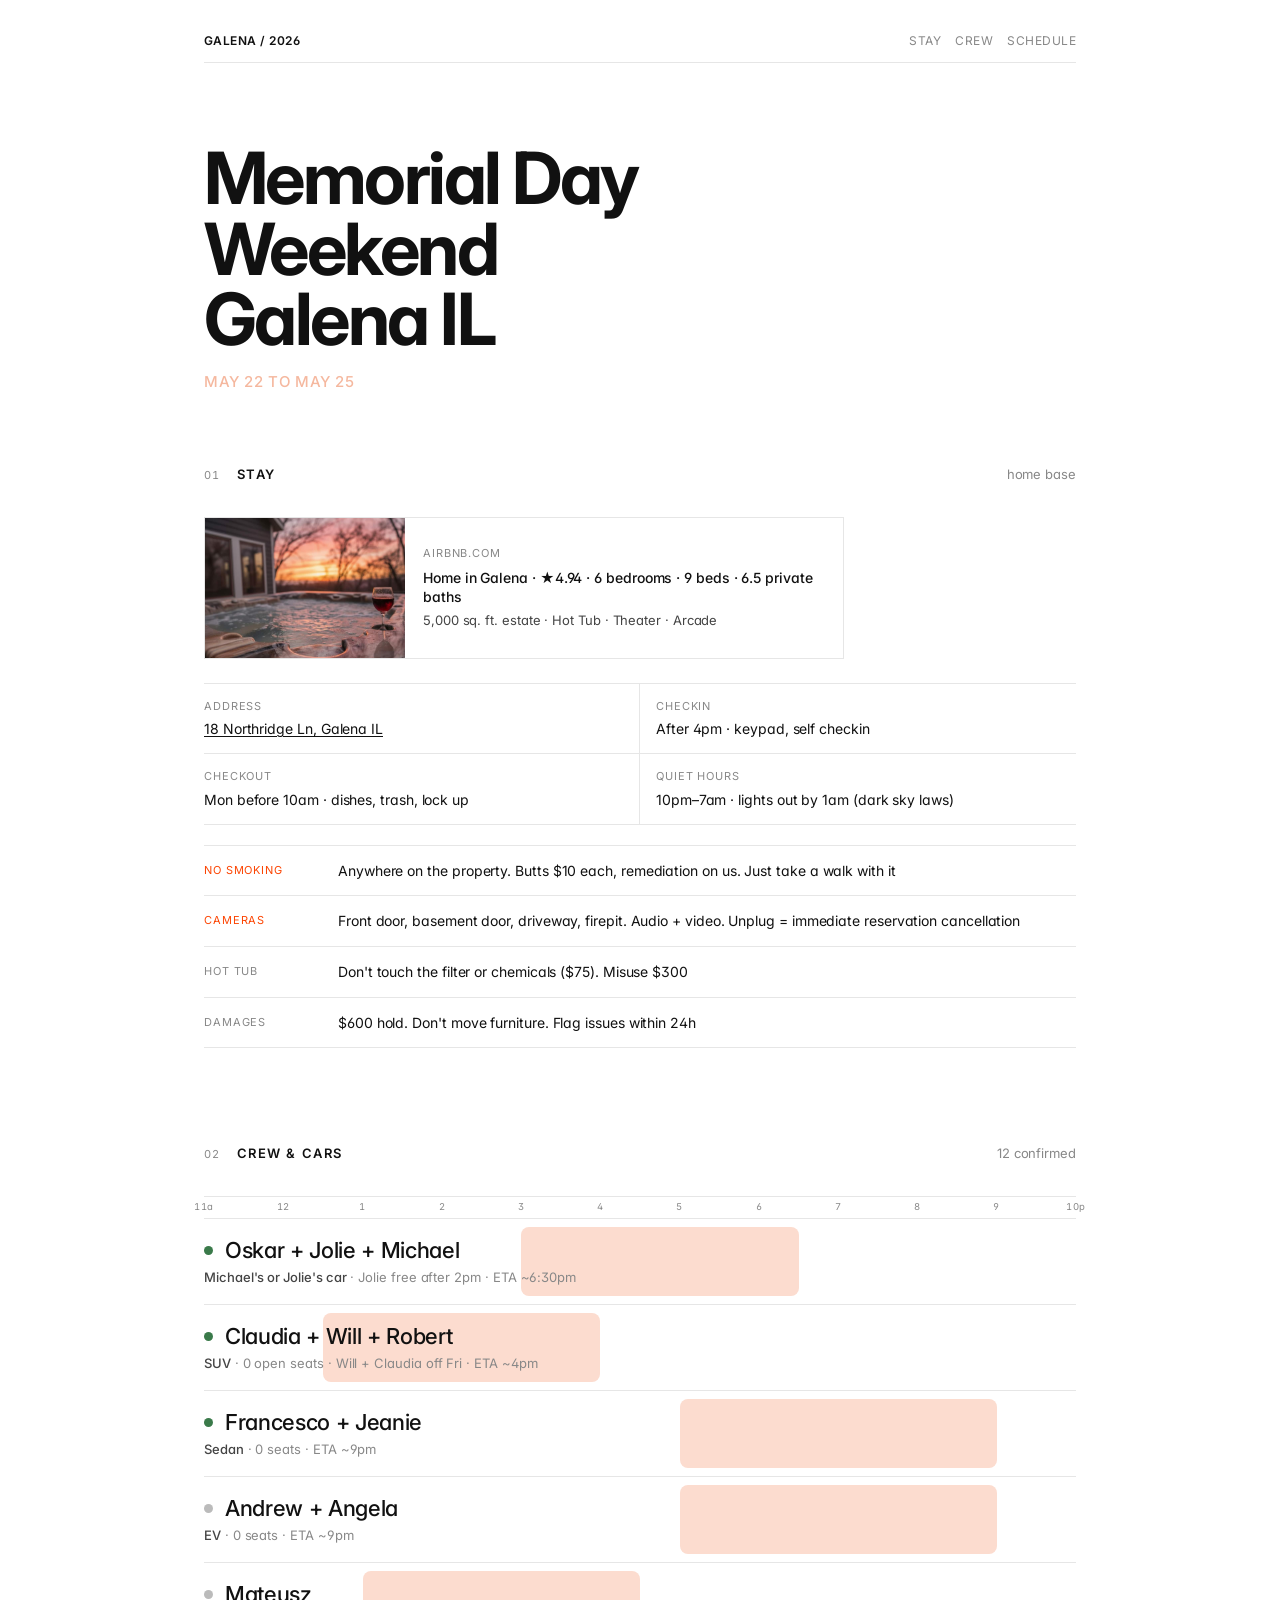
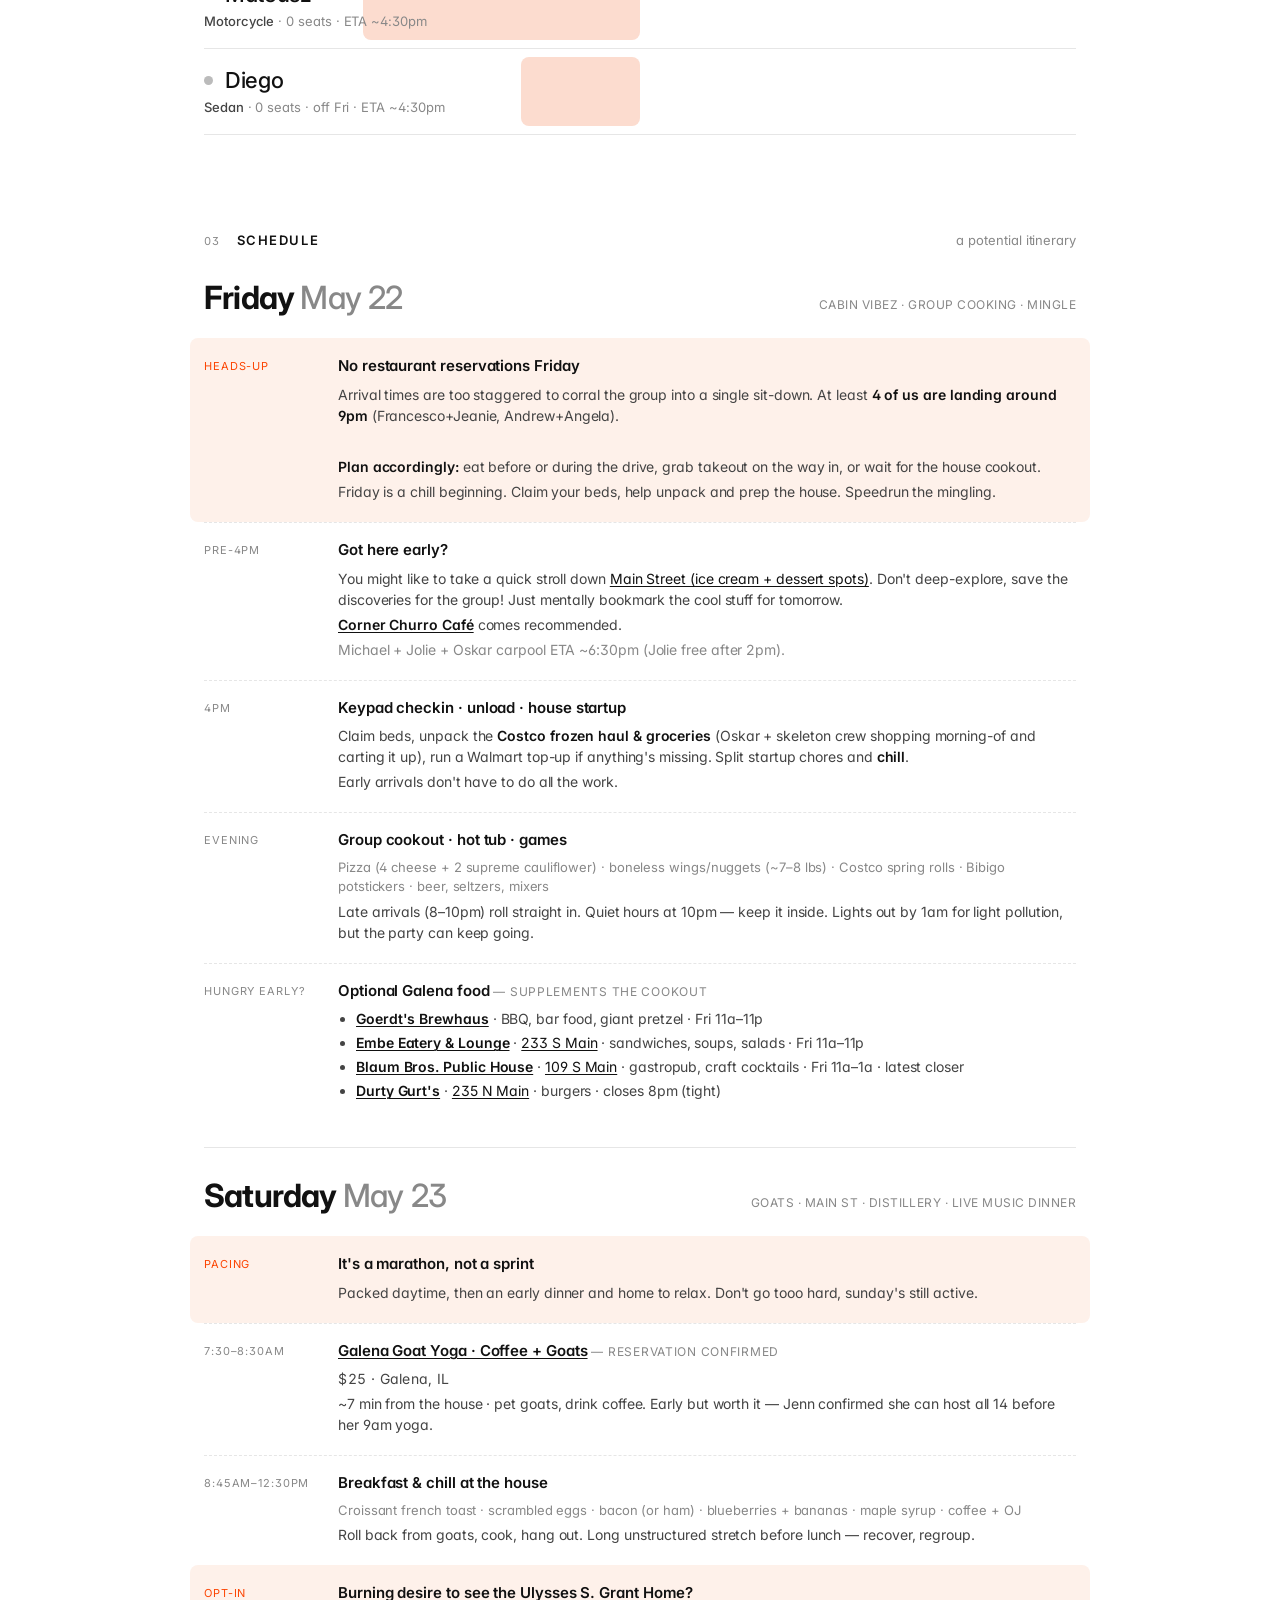
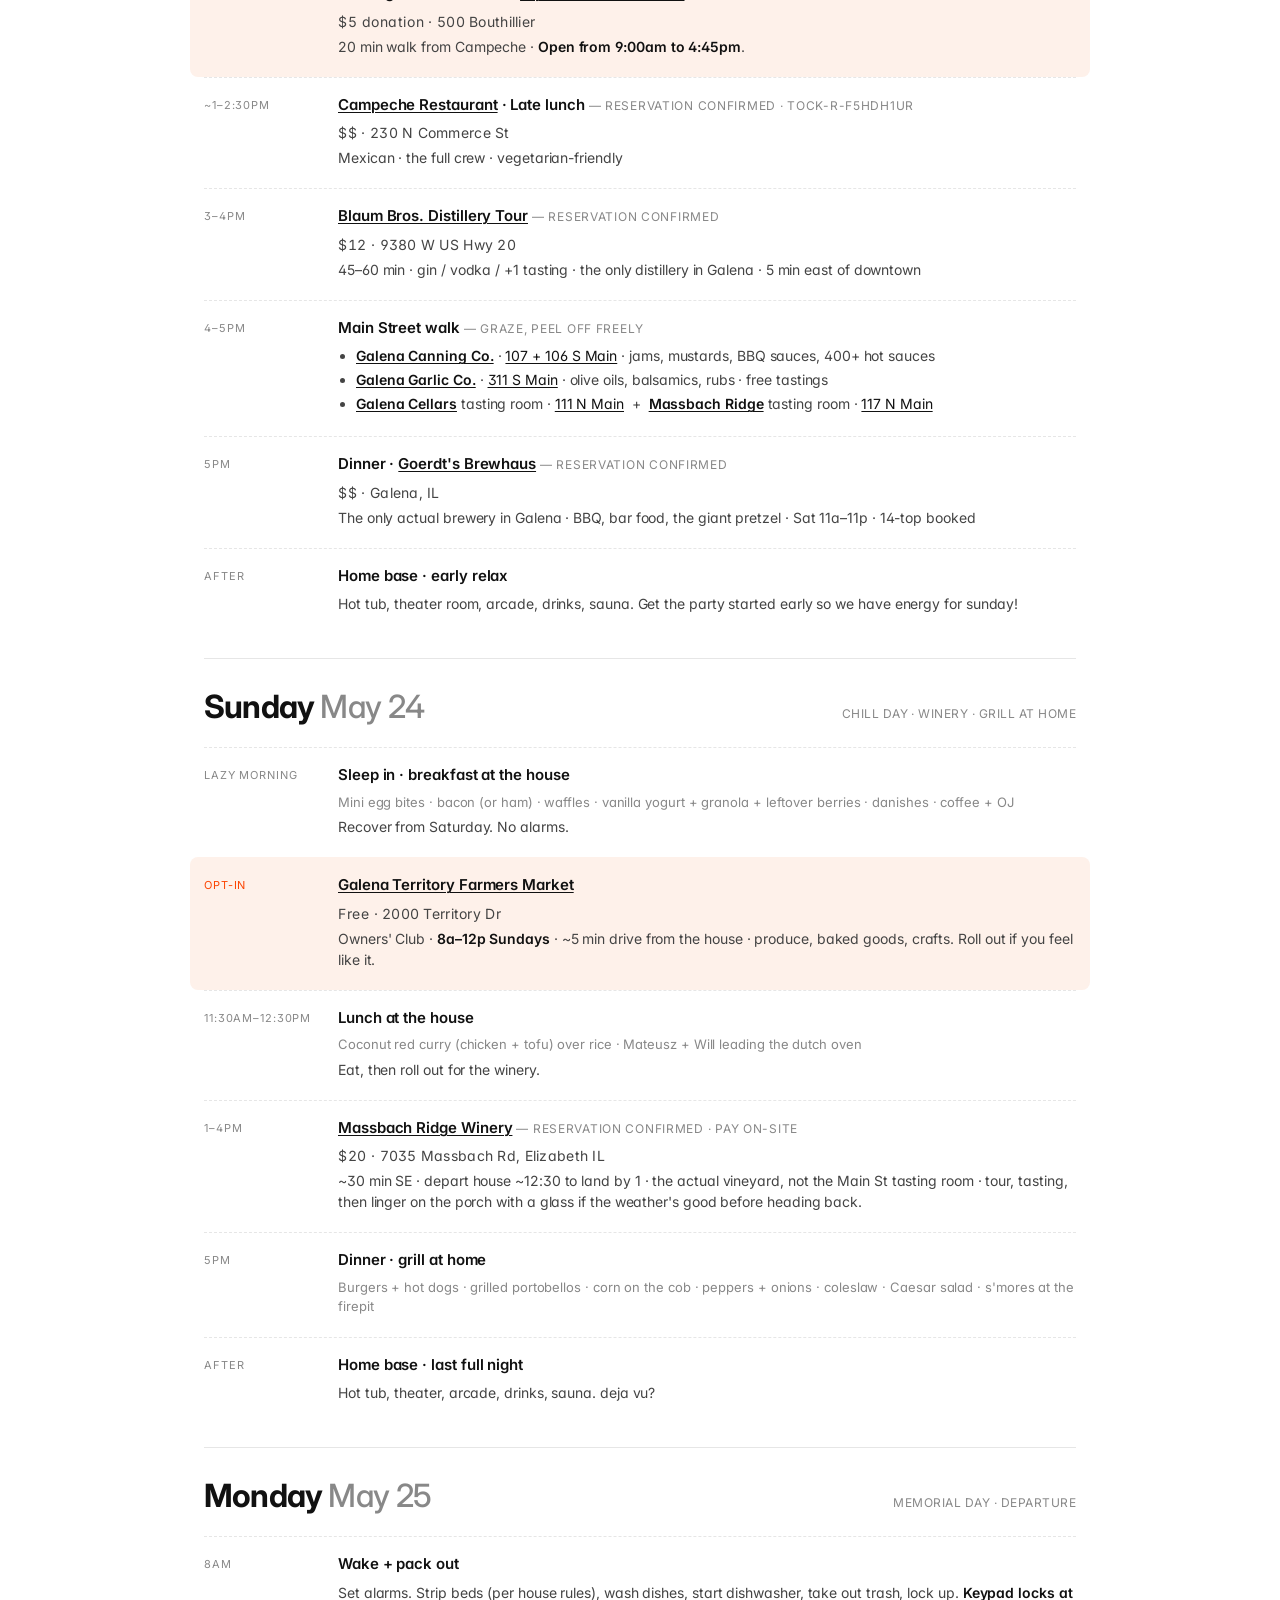
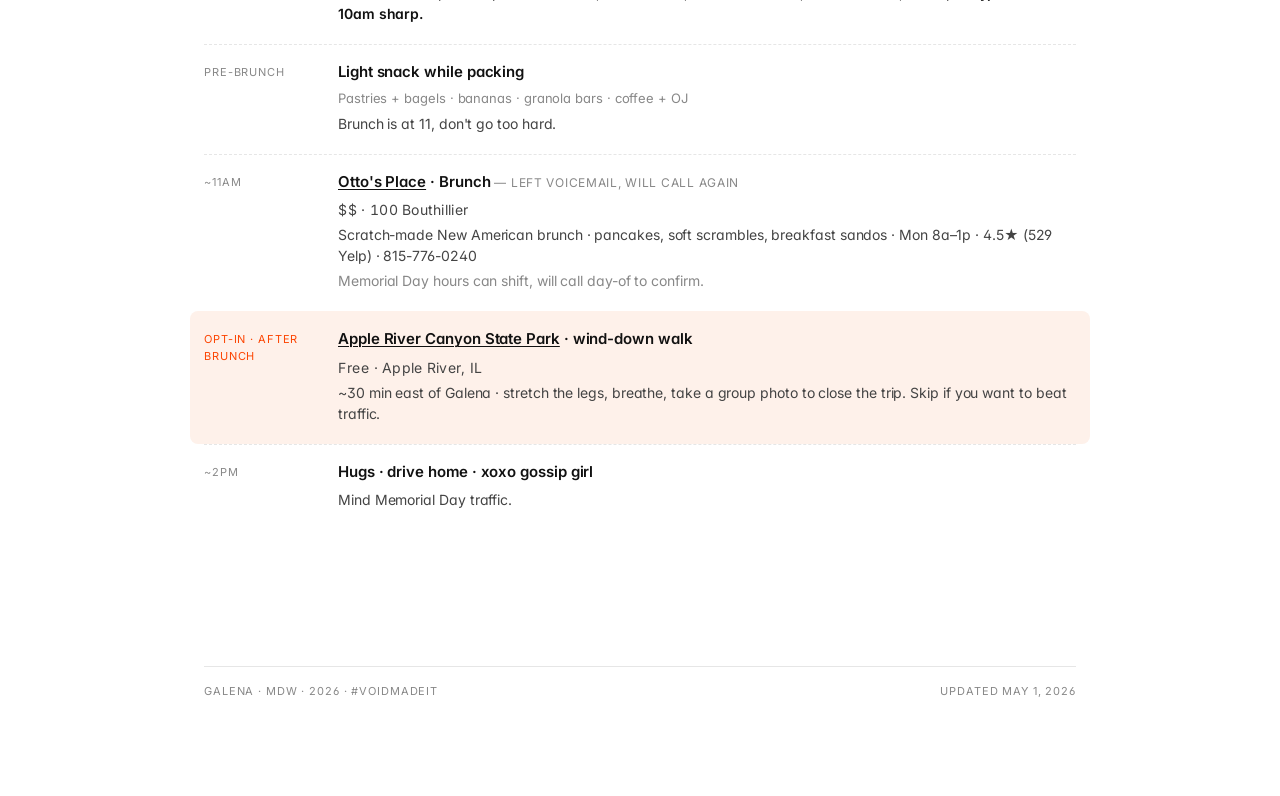
<file: docs/index.html>
<!doctype html>
<html lang="en">

<head>
  <meta charset="utf-8" />
  <meta name="viewport" content="width=device-width, initial-scale=1" />
  <title>Galena 2026</title>
  <meta name="description" content="Memorial Day Weekend 2026. Galena, Illinois. May 22–25." />
  <link rel="preconnect" href="https://fonts.googleapis.com">
  <link rel="preconnect" href="https://fonts.gstatic.com" crossorigin>
  <link href="https://fonts.googleapis.com/css2?family=Inter:wght@400;500;600;700&display=swap" rel="stylesheet">
  <link rel="stylesheet" href="styles.css" />
</head>

<body>
  <div class="wrap">

    <div class="topbar">
      <span class="marker">GALENA / 2026</span>
      <nav>
        <a href="#stay">Stay</a>
        <a href="#crew">Crew</a>
        <a href="#days">Schedule</a>
      </nav>
    </div>

    <header class="hero">
      <h1>Memorial Day Weekend Galena IL</h1>
      <h2>May 22 to May 25</h2>
    </header>

    <!-- ——— Stay ——— -->
    <section id="stay">
      <div class="head">
        <span class="num">01</span>
        <h2>Stay</h2>
        <span class="sub">home base</span>
      </div>
      <a class="imsg" href="https://www.airbnb.com/l/AYrg5G9y" target="_blank" rel="noopener">
        <div class="img" style="background-image:url('images/airbnb-cover.jpg')"></div>
        <div class="body">
          <div class="domain">airbnb.com</div>
          <div class="title">Home in Galena · ★4.94 · 6 bedrooms · 9 beds · 6.5 private baths</div>
          <div class="desc">5,000 sq. ft. estate · Hot Tub · Theater · Arcade</div>
        </div>
      </a>

      <div class="facts">
        <div>
          <div class="label">Address</div>
          <div><a href="https://www.google.com/maps/search/?api=1&query=18+Northridge+Ln+Galena+IL+61036"
              target="_blank" rel="noopener">18 Northridge Ln, Galena IL</a></div>
        </div>
        <div>
          <div class="label">Checkin</div>
          <div>After 4pm · keypad, self checkin</div>
        </div>
        <div>
          <div class="label">Checkout</div>
          <div>Mon before 10am · dishes, trash, lock up</div>
        </div>
        <div>
          <div class="label">Quiet hours</div>
          <div>10pm–7am · lights out by 1am (dark sky laws)</div>
        </div>
      </div>

      <div class="alerts" style="margin-top:20px">
        <div class="alert warn">
          <div class="label">No smoking</div>
          <div>Anywhere on the property. Butts $10 each, remediation on us. Just take a walk with it</div>
        </div>
        <div class="alert warn">
          <div class="label">Cameras</div>
          <div>Front door, basement door, driveway, firepit. Audio + video. Unplug = immediate reservation cancellation
          </div>
        </div>
        <div class="alert">
          <div class="label">Hot tub</div>
          <div>Don't touch the filter or chemicals ($75). Misuse $300</div>
        </div>
        <div class="alert">
          <div class="label">Damages</div>
          <div>$600 hold. Don't move furniture. Flag issues within 24h</div>
        </div>
      </div>
    </section>

    <!-- ——— Crew + Cars ——— -->
    <section id="crew">
      <div class="head">
        <span class="num">02</span>
        <h2>Crew &amp; Cars</h2>
        <span class="sub">12 confirmed</span>
      </div>
      <div class="fleet has-gantt">
        <div class="gantt-axis" aria-hidden="true">
          <span style="left:0%">11a</span>
          <span style="left:9.09%">12</span>
          <span style="left:18.18%">1</span>
          <span style="left:27.27%">2</span>
          <span style="left:36.36%">3</span>
          <span style="left:45.45%">4</span>
          <span style="left:54.54%">5</span>
          <span style="left:63.63%">6</span>
          <span style="left:72.72%">7</span>
          <span style="left:81.81%">8</span>
          <span style="left:90.90%">9</span>
          <span style="left:100%">10p</span>
        </div>
        <div class="party" style="--start:4;--end:7.5">
          <div class="who"><span class="dot go"></span>Oskar + Jolie + Michael</div>
          <div class="meta"><span class="vehicle">Michael's or Jolie's car</span> · Jolie free after 2pm · ETA ~6:30pm
          </div>
        </div>
        <div class="party" style="--start:1.5;--end:5">
          <div class="who"><span class="dot go"></span>Claudia + Will + Robert</div>
          <div class="meta"><span class="vehicle">SUV</span> · 0 open seats · Will + Claudia off Fri · ETA ~4pm</div>
        </div>
        <div class="party" style="--start:6;--end:10">
          <div class="who"><span class="dot go"></span>Francesco + Jeanie</div>
          <div class="meta"><span class="vehicle">Sedan</span> · 0 seats · ETA ~9pm</div>
        </div>
        <div class="party" style="--start:6;--end:10">
          <div class="who"><span class="dot solo"></span>Andrew + Angela</div>
          <div class="meta"><span class="vehicle">EV</span> · 0 seats · ETA ~9pm</div>
        </div>
        <div class="party" style="--start:2;--end:5.5">
          <div class="who"><span class="dot solo"></span>Mateusz</div>
          <div class="meta"><span class="vehicle">Motorcycle</span> · 0 seats · ETA ~4:30pm</div>
        </div>
        <div class="party" style="--start:4;--end:5.5">
          <div class="who"><span class="dot solo"></span>Diego</div>
          <div class="meta"><span class="vehicle">Sedan</span> · 0 seats · off Fri · ETA ~4:30pm</div>
        </div>
      </div>
    </section>

    <!-- ——— Days ——— -->
    <section id="days">
      <div class="head">
        <span class="num">03</span>
        <h2>Schedule</h2>
        <span class="sub">a potential itinerary</span>
      </div>

      <article class="day">
        <div class="day-head">
          <h3>Friday <span class="dim">May 22</span></h3>
          <div class="tagline">cabin vibez · group cooking · mingle</div>
        </div>
        <div class="block warm">
          <div class="time">Heads-up</div>
          <div>
            <h4>No restaurant reservations Friday</h4>
            <p>Arrival times are too staggered to corral the group into a single sit-down. At least <strong>4 of us are
                landing around 9pm</strong> (Francesco+Jeanie, Andrew+Angela).</p>
            <br>
            <p><strong>Plan accordingly:</strong>
              eat before or during the drive, grab takeout on the way in, or wait for the house cookout.</p>
            <p>Friday is a chill beginning. Claim your beds, help unpack and prep the house. Speedrun the mingling.</p>
          </div>
        </div>
        <div class="block">
          <div class="time">Pre-4pm</div>
          <div>
            <h4>Got here early?</h4>
            <p>You might like to take a quick stroll down <a
                href="https://www.google.com/maps/search/ice+cream/@42.4152861,-90.4303959,17z" target="_blank"
                rel="noopener">Main Street (ice cream + dessert spots)</a>. Don't deep-explore, save the discoveries
              for the group! Just mentally bookmark the cool stuff for tomorrow.</p>
            <p><strong><a href="http://www.cornerchurrocafe.com/" target="_blank" rel="noopener">Corner Churro
                  Café</a></strong> comes recommended.</p>
            <p class="note">Michael + Jolie + Oskar carpool ETA ~6:30pm (Jolie free after 2pm).</p>
          </div>
        </div>
        <div class="block">
          <div class="time">4pm</div>
          <div>
            <h4>Keypad checkin · unload · house startup</h4>
            <p>Claim beds, unpack the <strong>Costco frozen haul &amp; groceries</strong> (Oskar + skeleton crew
              shopping
              morning-of and carting it up), run a Walmart top-up if anything's missing. Split startup chores
              and <strong>chill</strong>.</p>
            <p>Early arrivals don't have to do all the work.</p>
          </div>
        </div>
        <div class="block">
          <div class="time">Evening</div>
          <div>
            <h4>Group cookout · hot tub · games</h4>
            <p class="menu">Pizza (4 cheese + 2 supreme cauliflower) · boneless wings/nuggets (~7–8 lbs) · Costco spring rolls · Bibigo potstickers · beer, seltzers, mixers</p>
            <p>Late arrivals (8–10pm) roll straight in. Quiet hours at 10pm — keep it inside. Lights out by 1am for
              light pollution, but the party can keep going.</p>
          </div>
        </div>
        <div class="block">
          <div class="time">Hungry early?</div>
          <div>
            <h4>Optional Galena food <span class="block-tag">— supplements the cookout</span></h4>
            <ul>
              <li><strong><a href="https://goerdtsbrewhaus.com/" target="_blank" rel="noopener">Goerdt's
                    Brewhaus</a></strong> · BBQ, bar food, giant pretzel · Fri 11a–11p</li>
              <li><strong><a href="https://embegalena.com/" target="_blank" rel="noopener">Embe Eatery &amp;
                    Lounge</a></strong> · <a
                  href="https://www.google.com/maps/search/?api=1&amp;query=Embe+Eatery+and+Lounge+Galena+IL"
                  target="_blank" rel="noopener">233 S Main</a> · sandwiches, soups, salads · Fri 11a–11p</li>
              <li><strong><a href="https://www.blaumbros.com/the-public-house" target="_blank" rel="noopener">Blaum
                    Bros. Public House</a></strong> · <a
                  href="https://www.google.com/maps/search/?api=1&amp;query=Blaum+Bros+Public+House+Galena+IL"
                  target="_blank" rel="noopener">109 S Main</a> · gastropub, craft cocktails · Fri 11a–1a · latest
                closer</li>
              <li><strong><a href="https://www.durtygurtsburgerjoynt.com/" target="_blank" rel="noopener">Durty
                    Gurt's</a></strong> · <a
                  href="https://www.google.com/maps/search/?api=1&amp;query=Durty+Gurts+Galena+IL" target="_blank"
                  rel="noopener">235 N Main</a> · burgers · closes 8pm (tight)</li>
            </ul>
          </div>
        </div>
      </article>

      <article class="day">
        <div class="day-head">
          <h3>Saturday <span class="dim">May 23</span></h3>
          <div class="tagline">goats · main st · distillery · live music dinner</div>
        </div>
        <div class="block warm">
          <div class="time">Pacing</div>
          <div>
            <h4>It's a marathon, not a sprint</h4>
            <p>Packed daytime, then an early dinner and home to relax. Don't go tooo hard, sunday's still active.</p>
          </div>
        </div>
        <div class="block">
          <div class="time">7:30–8:30am</div>
          <div>
            <h4><a href="https://www.galenagoatyoga.com/coffee-goats" target="_blank" rel="noopener">Galena Goat Yoga ·
                Coffee + Goats</a> <span class="block-tag">— reservation confirmed</span></h4>
            <p class="cost-line"><span class="cost">$25</span> · <a
                href="https://www.google.com/maps/search/?api=1&amp;query=Galena+Goat+Yoga+Galena+IL" target="_blank"
                rel="noopener">Galena, IL</a></p>
            <p>~7 min from the house · pet goats, drink coffee. Early but worth it — Jenn confirmed she can host all 14
              before her 9am yoga.</p>
          </div>
        </div>
        <div class="block">
          <div class="time">8:45am–12:30pm</div>
          <div>
            <h4>Breakfast &amp; chill at the house</h4>
            <p class="menu">Croissant french toast · scrambled eggs · bacon (or ham) · blueberries + bananas · maple syrup · coffee + OJ</p>
            <p>Roll back from goats, cook, hang out. Long unstructured stretch before lunch — recover, regroup.</p>
          </div>
        </div>
        <div class="block warm">
          <div class="time">Opt-in</div>
          <div>
            <h4>Burning desire to see the <a href="https://www.granthome.org/" target="_blank" rel="noopener">Ulysses S.
                Grant Home</a>?</h4>
            <p class="cost-line"><span class="cost">$5 donation</span> · <a
                href="https://www.google.com/maps/search/?api=1&amp;query=Ulysses+S+Grant+Home+Galena+IL"
                target="_blank" rel="noopener">500 Bouthillier</a></p>
            <p>20 min walk from Campeche · <strong>Open from 9:00am to 4:45pm</strong>.</p>
          </div>
        </div>
        <div class="block">
          <div class="time">~1–2:30pm</div>
          <div>
            <h4><a href="https://www.campecherestaurant.net/menu" target="_blank" rel="noopener">Campeche
                Restaurant</a> · Late lunch <span class="block-tag">— reservation confirmed · TOCK-R-F5HDH1UR</span></h4>
            <p class="cost-line"><span class="cost">$$</span> · <a
                href="https://www.google.com/maps/place/Campeche+Restaurant/@42.4170213,-90.4282602,17z/data=!3m1!4b1!4m6!3m5!1s0x87e2cfbc19038e0f:0xc1abfa9c0ca53950!8m2!3d42.4170213!4d-90.4256853"
                target="_blank" rel="noopener">230 N Commerce St</a></p>
            <p>Mexican · the full crew · vegetarian-friendly</p>
          </div>
        </div>
        <div class="block">
          <div class="time">3–4pm</div>
          <div>
            <h4><a href="https://www.blaumbros.com/distillery-tour" target="_blank" rel="noopener">Blaum Bros.
                Distillery Tour</a> <span class="block-tag">— reservation confirmed</span></h4>
            <p class="cost-line"><span class="cost">$12</span> · <a
                href="https://www.google.com/maps/search/?api=1&amp;query=Blaum+Bros+Distilling+9380+W+US+Hwy+20+Galena+IL"
                target="_blank" rel="noopener">9380 W US Hwy 20</a></p>
            <p>45–60 min · gin / vodka / +1 tasting · the only distillery in Galena · 5 min east of downtown</p>
          </div>
        </div>
        <div class="block">
          <div class="time">4–5pm</div>
          <div>
            <h4>Main Street walk <span class="block-tag">— graze, peel off freely</span></h4>
            <ul>
              <li><strong><a href="https://galenacanning.com/" target="_blank" rel="noopener">Galena Canning
                    Co.</a></strong> · <a
                  href="https://www.google.com/maps/search/?api=1&amp;query=Galena+Canning+Company+Galena+IL"
                  target="_blank" rel="noopener">107 + 106 S Main</a> · jams, mustards, BBQ sauces, 400+ hot sauces</li>
              <li><strong><a href="https://galenagarlic.com/" target="_blank" rel="noopener">Galena Garlic
                    Co.</a></strong> · <a
                  href="https://www.google.com/maps/search/?api=1&amp;query=Galena+Garlic+Company+Galena+IL"
                  target="_blank" rel="noopener">311 S Main</a> · olive oils, balsamics, rubs · free tastings</li>
              <li><strong><a href="https://galenacellars.com/galenastore/" target="_blank" rel="noopener">Galena
                    Cellars</a></strong> tasting room · <a
                  href="https://www.google.com/maps/search/?api=1&amp;query=Galena+Cellars+111+N+Main+Galena+IL"
                  target="_blank" rel="noopener">111 N Main</a> &nbsp;+&nbsp; <strong><a
                    href="https://massbachridge.com/" target="_blank" rel="noopener">Massbach Ridge</a></strong>
                tasting room · <a
                  href="https://www.google.com/maps/place/Massbach+Ridge+Winery+Tasting+Room+Galena/@42.4163343,-90.5595346,12z"
                  target="_blank" rel="noopener">117 N Main</a></li>
            </ul>
          </div>
        </div>
        <div class="block">
          <div class="time">5pm</div>
          <div>
            <h4>Dinner · <a href="https://goerdtsbrewhaus.com/" target="_blank" rel="noopener">Goerdt's
                Brewhaus</a> <span class="block-tag">— reservation confirmed</span></h4>
            <p class="cost-line"><span class="cost">$$</span> · <a
                href="https://www.google.com/maps/search/?api=1&amp;query=Goerdts+Brewhaus+Galena+IL" target="_blank"
                rel="noopener">Galena, IL</a></p>
            <p>The only actual brewery in Galena · BBQ, bar food, the giant pretzel · Sat 11a–11p · 14-top booked</p>
          </div>
        </div>
        <div class="block">
          <div class="time">After</div>
          <div>
            <h4>Home base · early relax</h4>
            <p>Hot tub, theater room, arcade, drinks, sauna. Get the party started early so we have energy for sunday!
            </p>
          </div>
        </div>
      </article>

      <article class="day">
        <div class="day-head">
          <h3>Sunday <span class="dim">May 24</span></h3>
          <div class="tagline">chill day · winery · grill at home</div>
        </div>
        <div class="block">
          <div class="time">Lazy morning</div>
          <div>
            <h4>Sleep in · breakfast at the house</h4>
            <p class="menu">Mini egg bites · bacon (or ham) · waffles · vanilla yogurt + granola + leftover berries · danishes · coffee + OJ</p>
            <p>Recover from Saturday. No alarms.</p>
          </div>
        </div>
        <div class="block warm">
          <div class="time">Opt-in</div>
          <div>
            <h4><a href="https://www.visitgalena.org/event/the-galena-territory-farmers-market/6714/" target="_blank"
                rel="noopener">Galena Territory Farmers Market</a></h4>
            <p class="cost-line"><span class="cost">Free</span> · <a
                href="https://www.google.com/maps/search/?api=1&amp;query=Galena+Territory+Owners+Club+2000+Territory+Drive+Galena+IL"
                target="_blank" rel="noopener">2000 Territory Dr</a></p>
            <p>Owners' Club · <strong>8a–12p Sundays</strong> · ~5 min drive from the house · produce, baked goods,
              crafts. Roll out if you feel like it.</p>
          </div>
        </div>
        <div class="block">
          <div class="time">11:30am–12:30pm</div>
          <div>
            <h4>Lunch at the house</h4>
            <p class="menu">Coconut red curry (chicken + tofu) over rice · Mateusz + Will leading the dutch oven</p>
            <p>Eat, then roll out for the winery.</p>
          </div>
        </div>
        <div class="block">
          <div class="time">1–4pm</div>
          <div>
            <h4><a href="https://massbachridge.com/events-%26-tours" target="_blank" rel="noopener">Massbach Ridge
                Winery</a> <span class="block-tag">— reservation confirmed · pay on-site</span></h4>
            <p class="cost-line"><span class="cost">$20</span> · <a
                href="https://www.google.com/maps/search/?api=1&amp;query=Massbach+Ridge+Winery+7035+Massbach+Rd+Elizabeth+IL"
                target="_blank" rel="noopener">7035 Massbach Rd, Elizabeth IL</a></p>
            <p>~30 min SE · depart house ~12:30 to land by 1 · the actual vineyard, not the Main St tasting room · tour,
              tasting, then linger on the porch with a glass if the weather's good before heading back.</p>
          </div>
        </div>
        <div class="block">
          <div class="time">5pm</div>
          <div>
            <h4>Dinner · grill at home</h4>
            <p class="menu">Burgers + hot dogs · grilled portobellos · corn on the cob · peppers + onions · coleslaw · Caesar salad · s'mores at the firepit</p>
          </div>
        </div>
        <div class="block">
          <div class="time">After</div>
          <div>
            <h4>Home base · last full night</h4>
            <p>Hot tub, theater, arcade, drinks, sauna. deja vu?</p>
          </div>
        </div>
      </article>

      <article class="day">
        <div class="day-head">
          <h3>Monday <span class="dim">May 25</span></h3>
          <div class="tagline">Memorial Day · departure</div>
        </div>
        <div class="block">
          <div class="time">8am</div>
          <div>
            <h4>Wake + pack out</h4>
            <p>Set alarms. Strip beds (per house rules), wash dishes, start dishwasher, take out trash, lock up.
              <strong>Keypad
                locks at 10am sharp.</strong>
            </p>
          </div>
        </div>
        <div class="block">
          <div class="time">Pre-brunch</div>
          <div>
            <h4>Light snack while packing</h4>
            <p class="menu">Pastries + bagels · bananas · granola bars · coffee + OJ</p>
            <p>Brunch is at 11, don't go too hard.</p>
          </div>
        </div>
        <div class="block">
          <div class="time">~11am</div>
          <div>
            <h4><a href="https://ottosgalena.com/" target="_blank" rel="noopener">Otto's Place</a> · Brunch <span class="block-tag">— left voicemail, will call again</span></h4>
            <p class="cost-line"><span class="cost">$$</span> · <a
                href="https://www.google.com/maps/search/?api=1&amp;query=Ottos+Place+100+Bouthillier+Galena+IL"
                target="_blank" rel="noopener">100 Bouthillier</a></p>
            <p>Scratch-made New American brunch · pancakes, soft scrambles, breakfast sandos · Mon 8a–1p · 4.5★ (529
              Yelp) · 815-776-0240</p>
            <p class="note">Memorial Day hours can shift, will call day-of to confirm.</p>
          </div>
        </div>
        <div class="block warm">
          <div class="time">Opt-in · after brunch</div>
          <div>
            <h4><a href="https://dnr.illinois.gov/parks/park.applerivercanyon.html" target="_blank" rel="noopener">Apple
                River Canyon State Park</a> · wind-down walk</h4>
            <p class="cost-line"><span class="cost">Free</span> · <a
                href="https://www.google.com/maps/search/?api=1&amp;query=Apple+River+Canyon+State+Park+Apple+River+IL"
                target="_blank" rel="noopener">Apple River, IL</a></p>
            <p>~30 min east of Galena · stretch the legs, breathe, take a group photo to close the trip. Skip if you
              want to beat traffic.</p>
          </div>
        </div>
        <div class="block">
          <div class="time">~2pm</div>
          <div>
            <h4>Hugs · drive home · xoxo gossip girl</h4>
            <p>Mind Memorial Day traffic.</p>
          </div>
        </div>
      </article>
    </section>

    <footer>
      <span>Galena · MDW · 2026 · #VOIDMADEIT</span>
      <span>updated May 1, 2026</span>
    </footer>

  </div>
</body>

</html>
</file>
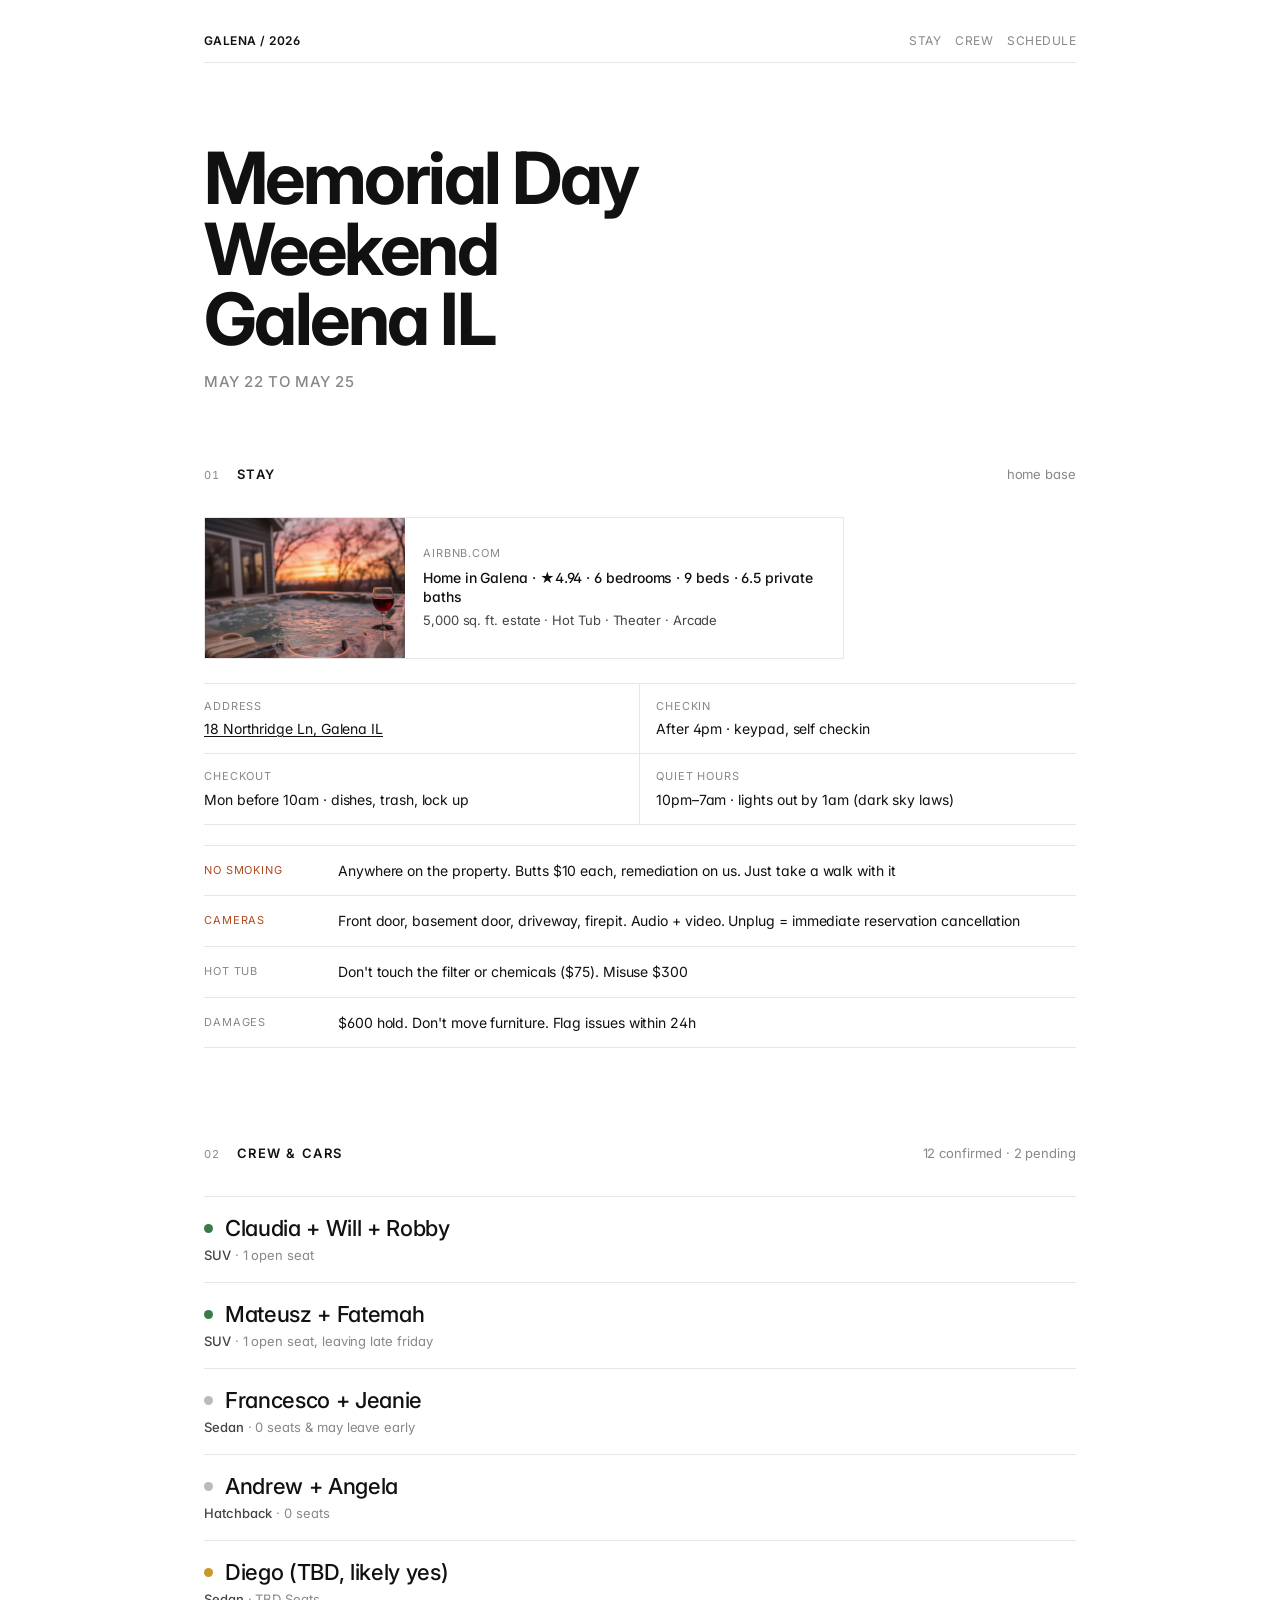
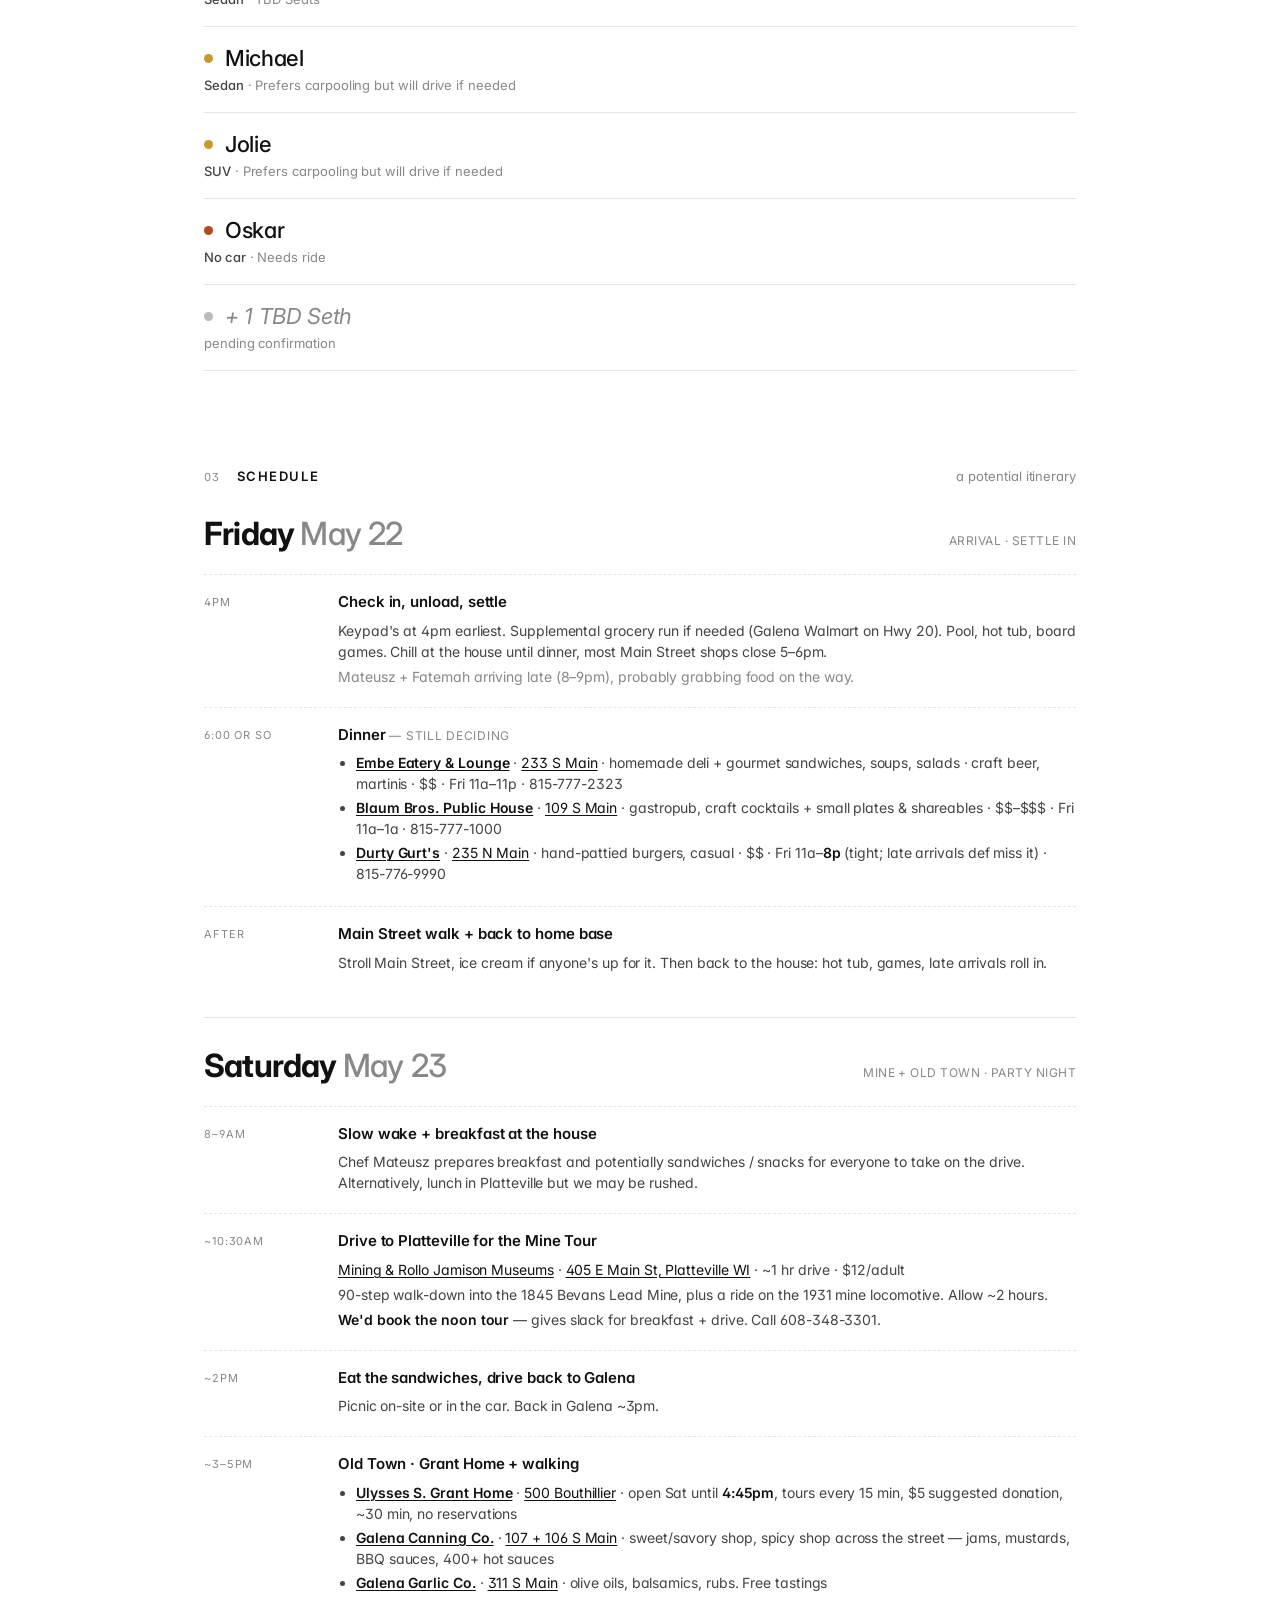
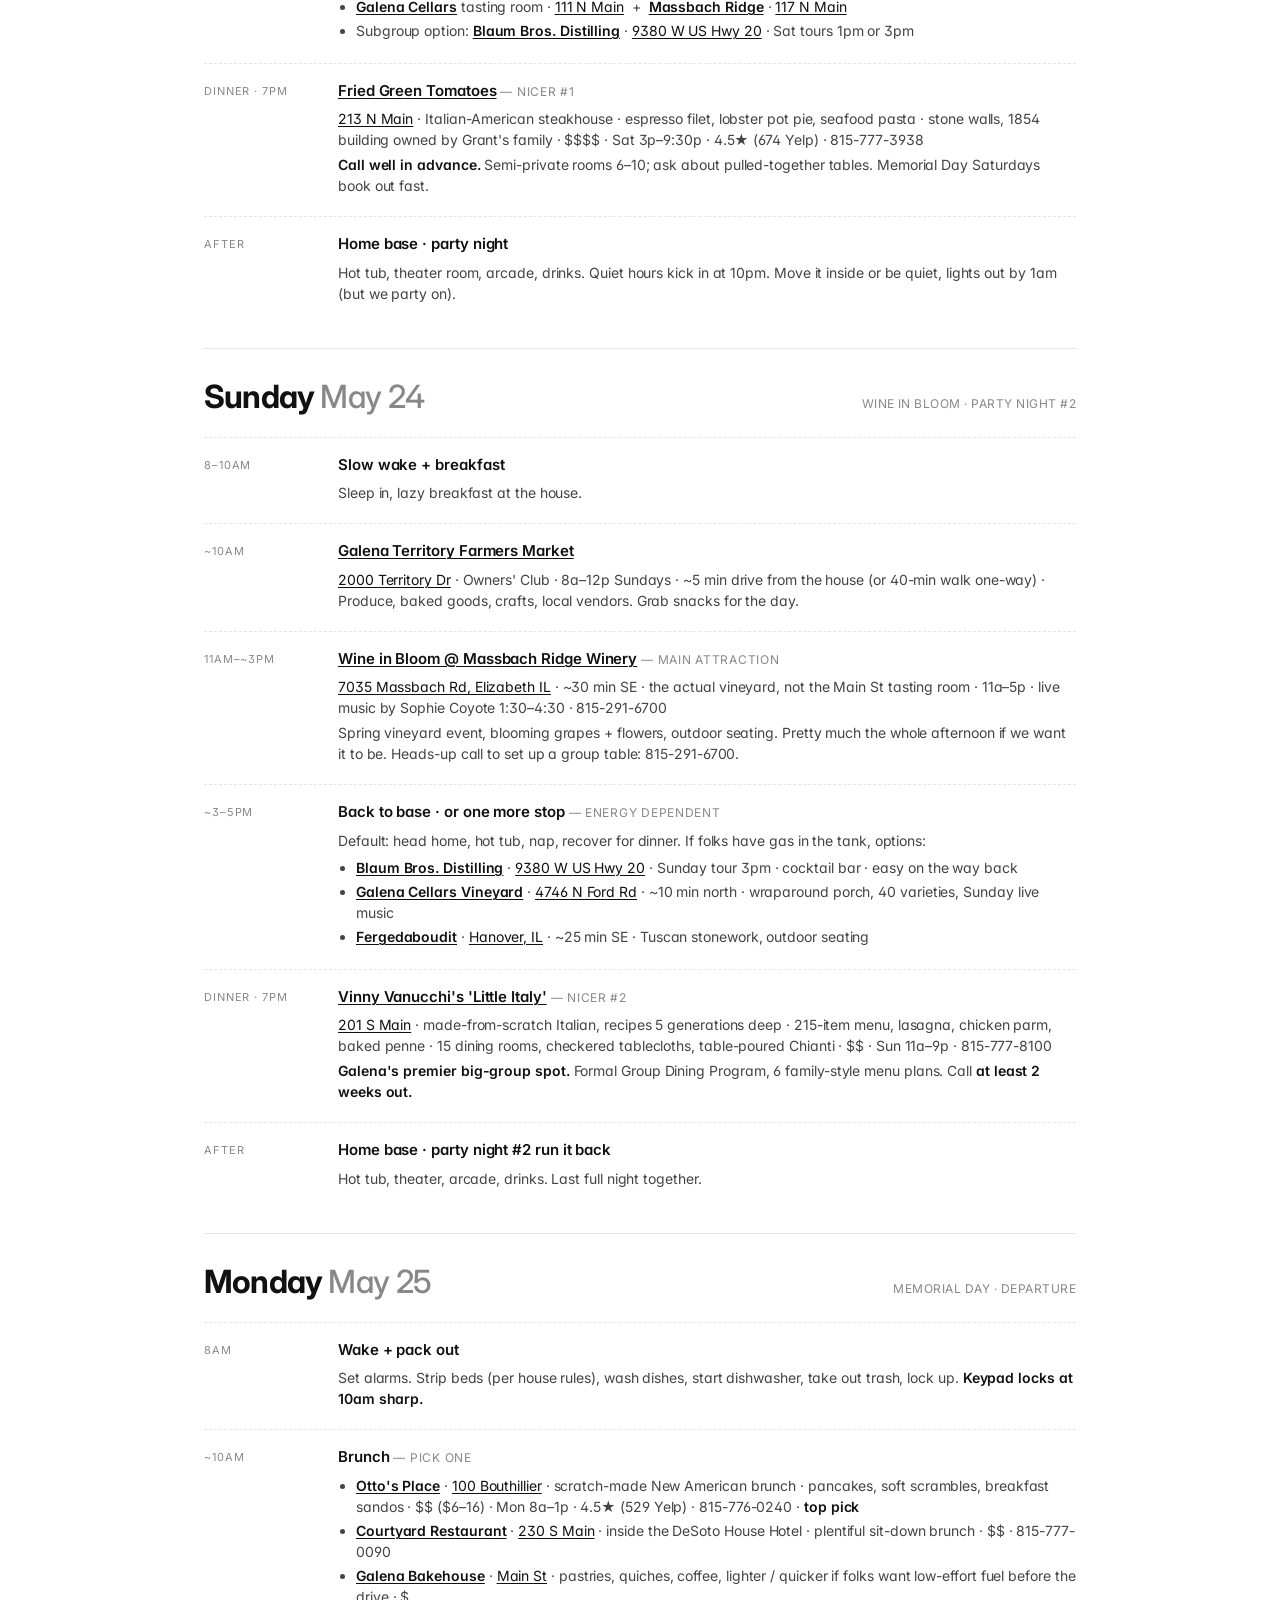
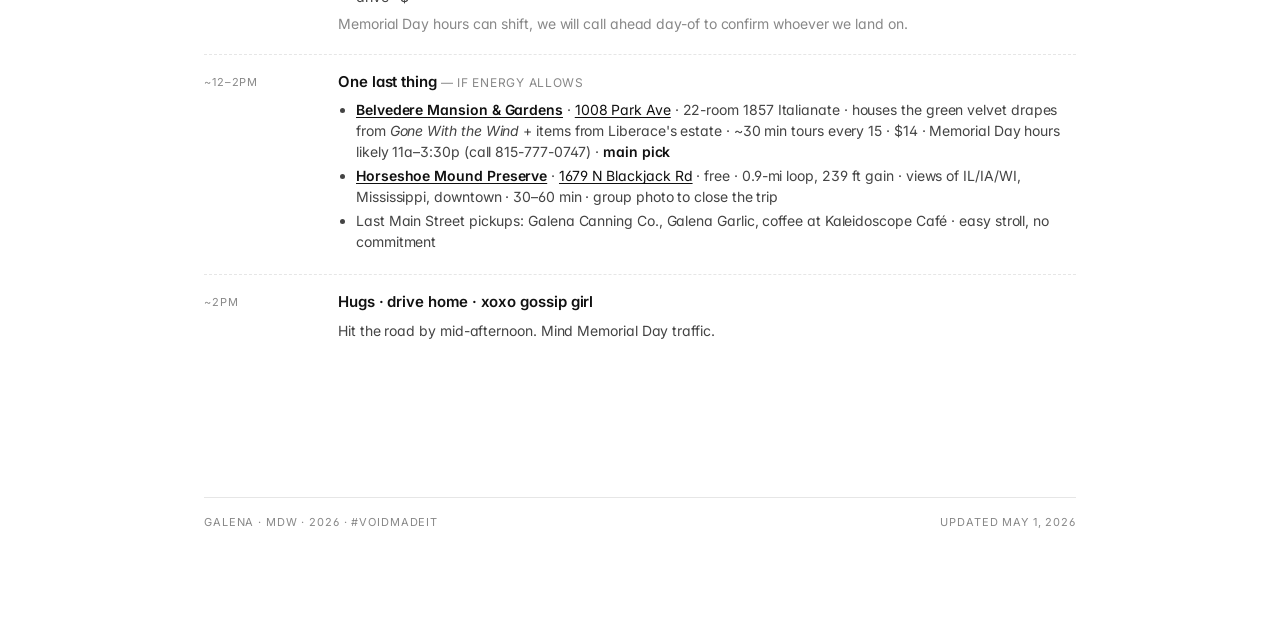
<file: site/index.html>
<!doctype html>
<html lang="en">

<head>
  <meta charset="utf-8" />
  <meta name="viewport" content="width=device-width, initial-scale=1" />
  <title>Galena 2026</title>
  <meta name="description" content="Memorial Day Weekend 2026. Galena, Illinois. May 22–25." />
  <link rel="preconnect" href="https://fonts.googleapis.com">
  <link rel="preconnect" href="https://fonts.gstatic.com" crossorigin>
  <link href="https://fonts.googleapis.com/css2?family=Inter:wght@400;500;600;700&display=swap" rel="stylesheet">
  <link rel="stylesheet" href="styles.css" />
</head>

<body>
  <div class="wrap">

    <div class="topbar">
      <span class="marker">GALENA / 2026</span>
      <nav>
        <a href="#stay">Stay</a>
        <a href="#crew">Crew</a>
        <a href="#days">Schedule</a>
      </nav>
    </div>

    <header class="hero">
      <h1>Memorial Day Weekend Galena IL</h1>
      <h2>May 22 to May 25</h2>
    </header>

    <!-- ——— Stay ——— -->
    <section id="stay">
      <div class="head">
        <span class="num">01</span>
        <h2>Stay</h2>
        <span class="sub">home base</span>
      </div>
      <a class="imsg" href="https://www.airbnb.com/l/AYrg5G9y" target="_blank" rel="noopener">
        <div class="img" style="background-image:url('images/airbnb-cover.jpg')"></div>
        <div class="body">
          <div class="domain">airbnb.com</div>
          <div class="title">Home in Galena · ★4.94 · 6 bedrooms · 9 beds · 6.5 private baths</div>
          <div class="desc">5,000 sq. ft. estate · Hot Tub · Theater · Arcade</div>
        </div>
      </a>

      <div class="facts">
        <div>
          <div class="label">Address</div>
          <div><a href="https://www.google.com/maps/search/?api=1&query=18+Northridge+Ln+Galena+IL+61036"
              target="_blank" rel="noopener">18 Northridge Ln, Galena IL</a></div>
        </div>
        <div>
          <div class="label">Checkin</div>
          <div>After 4pm · keypad, self checkin</div>
        </div>
        <div>
          <div class="label">Checkout</div>
          <div>Mon before 10am · dishes, trash, lock up</div>
        </div>
        <div>
          <div class="label">Quiet hours</div>
          <div>10pm–7am · lights out by 1am (dark sky laws)</div>
        </div>
      </div>

      <div class="alerts" style="margin-top:20px">
        <div class="alert warn">
          <div class="label">No smoking</div>
          <div>Anywhere on the property. Butts $10 each, remediation on us. Just take a walk with it</div>
        </div>
        <div class="alert warn">
          <div class="label">Cameras</div>
          <div>Front door, basement door, driveway, firepit. Audio + video. Unplug = immediate reservation cancellation
          </div>
        </div>
        <div class="alert">
          <div class="label">Hot tub</div>
          <div>Don't touch the filter or chemicals ($75). Misuse $300</div>
        </div>
        <div class="alert">
          <div class="label">Damages</div>
          <div>$600 hold. Don't move furniture. Flag issues within 24h</div>
        </div>
      </div>
    </section>

    <!-- ——— Crew + Cars ——— -->
    <section id="crew">
      <div class="head">
        <span class="num">02</span>
        <h2>Crew &amp; Cars</h2>
        <span class="sub">12 confirmed · 2 pending</span>
      </div>
      <div class="fleet">
        <div class="party">
          <div class="who"><span class="dot go"></span>Claudia + Will + Robby</div>
          <div class="meta"><span class="vehicle">SUV</span> · 1 open seat</div>
        </div>
        <div class="party">
          <div class="who"><span class="dot go"></span>Mateusz + Fatemah</div>
          <div class="meta"><span class="vehicle">SUV</span> · 1 open seat, leaving late friday</div>
        </div>
        <div class="party">
          <div class="who"><span class="dot solo"></span>Francesco + Jeanie</div>
          <div class="meta"><span class="vehicle">Sedan</span> · 0 seats &amp; may leave early</div>
        </div>
        <div class="party">
          <div class="who"><span class="dot solo"></span>Andrew + Angela</div>
          <div class="meta"><span class="vehicle">Hatchback</span> · 0 seats</div>
        </div>
        <div class="party">
          <div class="who"><span class="dot maybe"></span>Diego (TBD, likely yes)</div>
          <div class="meta"><span class="vehicle">Sedan</span> · TBD Seats</div>
        </div>
        <div class="party">
          <div class="who"><span class="dot maybe"></span>Michael</div>
          <div class="meta"><span class="vehicle">Sedan</span> · Prefers carpooling but will drive if needed</div>
        </div>
        <div class="party need">
          <div class="who"><span class="dot maybe"></span>Jolie</div>
          <div class="meta"><span class="vehicle">SUV</span> · Prefers carpooling but will drive if needed</div>
        </div>
        <div class="party">
          <div class="who"><span class="dot need"></span>Oskar</div>
          <div class="meta"><span class="vehicle">No car</span> · Needs ride</div>
        </div>
        <div class="party tbd">
          <div class="who"><span class="dot solo"></span>+ 1 TBD Seth</div>
          <div class="meta">pending confirmation</div>
        </div>
      </div>
    </section>

    <!-- ——— Days ——— -->
    <section id="days">
      <div class="head">
        <span class="num">03</span>
        <h2>Schedule</h2>
        <span class="sub">a potential itinerary</span>
      </div>

      <article class="day">
        <div class="day-head">
          <h3>Friday <span class="dim">May 22</span></h3>
          <div class="tagline">Arrival · settle in</div>
        </div>
        <div class="block">
          <div class="time">4pm</div>
          <div>
            <h4>Check in, unload, settle</h4>
            <p>Keypad's at 4pm earliest. Supplemental grocery run if needed (Galena Walmart on Hwy 20). Pool, hot tub,
              board games. Chill at the house until dinner, most Main Street shops close 5–6pm.</p>
            <p class="note">Mateusz + Fatemah arriving late (8–9pm), probably grabbing food on the way.</p>
          </div>
        </div>
        <div class="block">
          <div class="time">6:00 or so</div>
          <div>
            <h4>Dinner <span class="block-tag">— still deciding</span></h4>
            <ul>
              <li><strong><a href="https://embegalena.com/" target="_blank" rel="noopener">Embe Eatery &amp;
                    Lounge</a></strong> · <a
                  href="https://www.google.com/maps/search/?api=1&amp;query=Embe+Eatery+and+Lounge+Galena+IL"
                  target="_blank" rel="noopener">233 S Main</a> · homemade deli + gourmet sandwiches, soups, salads ·
                craft beer, martinis · $$ · Fri 11a–11p · 815-777-2323</li>
              <li><strong><a href="https://www.blaumbros.com/the-public-house" target="_blank" rel="noopener">Blaum
                    Bros. Public House</a></strong> · <a
                  href="https://www.google.com/maps/search/?api=1&amp;query=Blaum+Bros+Public+House+Galena+IL"
                  target="_blank" rel="noopener">109 S Main</a> · gastropub, craft cocktails + small plates &amp;
                shareables · $$–$$$ · Fri 11a–1a · 815-777-1000</li>
              <li><strong><a href="https://www.durtygurtsburgerjoynt.com/" target="_blank" rel="noopener">Durty
                    Gurt's</a></strong> · <a
                  href="https://www.google.com/maps/search/?api=1&amp;query=Durty+Gurts+Galena+IL" target="_blank"
                  rel="noopener">235 N Main</a> · hand-pattied burgers, casual · $$ · Fri
                11a–<strong>8p</strong> (tight; late arrivals def miss it) · 815-776-9990</li>
            </ul>
          </div>
        </div>
        <div class="block">
          <div class="time">After</div>
          <div>
            <h4>Main Street walk + back to home base</h4>
            <p>Stroll Main Street, ice cream if anyone's up for it. Then back to the house: hot tub, games, late
              arrivals roll in.</p>
          </div>
        </div>
      </article>

      <article class="day">
        <div class="day-head">
          <h3>Saturday <span class="dim">May 23</span></h3>
          <div class="tagline">Mine + old town · party night</div>
        </div>
        <div class="block">
          <div class="time">8–9am</div>
          <div>
            <h4>Slow wake + breakfast at the house</h4>
            <p>Chef Mateusz prepares breakfast and potentially sandwiches / snacks for everyone to take on the drive.
              Alternatively, lunch in Platteville but we may be rushed.</p>
          </div>
        </div>
        <div class="block">
          <div class="time">~10:30am</div>
          <div>
            <h4>Drive to Platteville for the Mine Tour</h4>
            <p><a href="https://mining.jamison.museum/" target="_blank" rel="noopener">Mining &amp; Rollo Jamison
                Museums</a> · <a
                href="https://www.google.com/maps/search/?api=1&amp;query=Mining+Rollo+Jamison+Museums+Platteville+WI"
                target="_blank" rel="noopener">405 E Main St, Platteville WI</a> · ~1 hr drive · $12/adult</p>
            <p>90-step walk-down into the 1845 Bevans Lead Mine, plus a ride on the 1931 mine locomotive. Allow ~2
              hours.</p>
            <p><strong>We'd book the noon tour</strong> — gives slack for breakfast + drive. Call 608-348-3301.</p>
          </div>
        </div>
        <div class="block">
          <div class="time">~2pm</div>
          <div>
            <h4>Eat the sandwiches, drive back to Galena</h4>
            <p>Picnic on-site or in the car. Back in Galena ~3pm.</p>
          </div>
        </div>
        <div class="block">
          <div class="time">~3–5pm</div>
          <div>
            <h4>Old Town · Grant Home + walking</h4>
            <ul>
              <li><strong><a href="https://www.granthome.org/" target="_blank" rel="noopener">Ulysses S. Grant
                    Home</a></strong> · <a
                  href="https://www.google.com/maps/search/?api=1&amp;query=Ulysses+S+Grant+Home+Galena+IL"
                  target="_blank" rel="noopener">500 Bouthillier</a> · open Sat until <strong>4:45pm</strong>, tours
                every 15 min, $5 suggested donation, ~30 min, no reservations</li>
              <li><strong><a href="https://galenacanning.com/" target="_blank" rel="noopener">Galena Canning
                    Co.</a></strong> · <a
                  href="https://www.google.com/maps/search/?api=1&amp;query=Galena+Canning+Company+Galena+IL"
                  target="_blank" rel="noopener">107 + 106 S Main</a> · sweet/savory shop, spicy shop across the street
                — jams, mustards, BBQ sauces, 400+ hot sauces</li>
              <li><strong><a href="https://galenagarlic.com/" target="_blank" rel="noopener">Galena Garlic
                    Co.</a></strong> · <a
                  href="https://www.google.com/maps/search/?api=1&amp;query=Galena+Garlic+Company+Galena+IL"
                  target="_blank" rel="noopener">311 S Main</a> · olive oils, balsamics, rubs. Free tastings</li>
              <li><strong><a href="https://galenacellars.com/galenastore/" target="_blank" rel="noopener">Galena
                    Cellars</a></strong> tasting room · <a
                  href="https://www.google.com/maps/search/?api=1&amp;query=Galena+Cellars+111+N+Main+Galena+IL"
                  target="_blank" rel="noopener">111 N Main</a> &nbsp;+&nbsp; <strong><a
                    href="https://massbachridge.com/" target="_blank" rel="noopener">Massbach Ridge</a></strong> · <a
                  href="https://www.google.com/maps/place/Massbach+Ridge+Winery+Tasting+Room+Galena/@42.4163343,-90.5595346,12z/data=!4m10!1m2!2m1!1sMassbach+Ridge+Winery+Galena+IL!3m6!1s0x87e2cfbf1d7ec973:0x9a02a8cb3cc78a5e!8m2!3d42.4163343!4d-90.4276987!15sCh9NYXNzYmFjaCBSaWRnZSBXaW5lcnkgR2FsZW5hIElMIgOIAQFaISIfbWFzc2JhY2ggcmlkZ2Ugd2luZXJ5IGdhbGVuYSBpbJIBBndpbmVyeeABAA!16s%2Fg%2F1hhmcnzj_"
                  target="_blank" rel="noopener">117 N Main</a></li>
              <li>Subgroup option: <strong><a href="https://blaumbros.com/" target="_blank" rel="noopener">Blaum Bros.
                    Distilling</a></strong> · <a
                  href="https://www.google.com/maps/search/?api=1&amp;query=Blaum+Bros+Distilling+Galena+IL"
                  target="_blank" rel="noopener">9380 W US Hwy 20</a> · Sat tours 1pm or 3pm</li>
            </ul>
          </div>
        </div>
        <div class="block">
          <div class="time">Dinner · 7pm</div>
          <div>
            <h4><a href="https://fgtgalena.com/" target="_blank" rel="noopener">Fried Green Tomatoes</a> <span
                class="block-tag">— nicer #1</span></h4>
            <p><a href="https://www.google.com/maps/search/?api=1&amp;query=Fried+Green+Tomatoes+Galena+IL"
                target="_blank" rel="noopener">213 N Main</a> · Italian-American steakhouse · espresso filet, lobster
              pot pie, seafood pasta · stone walls, 1854 building owned by Grant's family · $$$$ · Sat 3p–9:30p ·
              4.5★ (674 Yelp) · 815-777-3938</p>
            <p><strong>Call well in advance.</strong> Semi-private rooms 6–10; ask about pulled-together tables.
              Memorial Day Saturdays book out fast.</p>
          </div>
        </div>
        <div class="block">
          <div class="time">After</div>
          <div>
            <h4>Home base · party night</h4>
            <p>Hot tub, theater room, arcade, drinks. Quiet hours kick in at 10pm. Move it inside or be quiet, lights
              out by 1am (but we party on).
            </p>
          </div>
        </div>
      </article>

      <article class="day">
        <div class="day-head">
          <h3>Sunday <span class="dim">May 24</span></h3>
          <div class="tagline">Wine in Bloom · party night #2</div>
        </div>
        <div class="block">
          <div class="time">8–10am</div>
          <div>
            <h4>Slow wake + breakfast</h4>
            <p>Sleep in, lazy breakfast at the house.</p>
          </div>
        </div>
        <div class="block">
          <div class="time">~10am</div>
          <div>
            <h4><a href="https://www.visitgalena.org/event/the-galena-territory-farmers-market/6714/" target="_blank"
                rel="noopener">Galena Territory Farmers Market</a></h4>
            <p><a
                href="https://www.google.com/maps/search/?api=1&amp;query=Galena+Territory+Owners+Club+2000+Territory+Drive+Galena+IL"
                target="_blank" rel="noopener">2000 Territory Dr</a> · Owners' Club · 8a–12p Sundays · ~5 min drive from
              the house (or 40-min walk
              one-way) · Produce, baked goods, crafts, local vendors. Grab snacks for the day.</p>
          </div>
        </div>
        <div class="block">
          <div class="time">11am–~3pm</div>
          <div>
            <h4><a href="https://massbachridge.com/events-%26-tours" target="_blank" rel="noopener">Wine in Bloom @
                Massbach Ridge Winery</a> <span class="block-tag">— main attraction</span></h4>
            <p><a
                href="https://www.google.com/maps/search/?api=1&amp;query=Massbach+Ridge+Winery+7035+Massbach+Rd+Elizabeth+IL"
                target="_blank" rel="noopener">7035 Massbach Rd, Elizabeth IL</a> · ~30 min SE · the actual vineyard,
              not the Main St tasting room · 11a–5p · live music by Sophie Coyote 1:30–4:30 · 815-291-6700</p>
            <p>Spring vineyard event, blooming grapes + flowers, outdoor seating. Pretty much the whole afternoon if we
              want it to be. Heads-up call to set up a group table: 815-291-6700.</p>
          </div>
        </div>
        <div class="block">
          <div class="time">~3–5pm</div>
          <div>
            <h4>Back to base · or one more stop <span class="block-tag">— energy dependent</span></h4>
            <p>Default: head home, hot tub, nap, recover for dinner. If folks have gas in the tank, options:</p>
            <ul>
              <li><strong><a href="https://blaumbros.com/" target="_blank" rel="noopener">Blaum Bros.
                    Distilling</a></strong>
                · <a href="https://www.google.com/maps/search/?api=1&amp;query=Blaum+Bros+Distilling+Galena+IL"
                  target="_blank" rel="noopener">9380 W US Hwy 20</a> · Sunday tour 3pm · cocktail bar · easy on the way
                back</li>
              <li><strong><a href="https://galenacellars.com/" target="_blank" rel="noopener">Galena Cellars
                    Vineyard</a></strong> · <a
                  href="https://www.google.com/maps/search/?api=1&amp;query=Galena+Cellars+Vineyard+4746+N+Ford+Rd+Galena+IL"
                  target="_blank" rel="noopener">4746 N Ford Rd</a> · ~10 min north · wraparound porch, 40 varieties,
                Sunday live music</li>
              <li><strong><a href="https://www.fergedaboudit.com/" target="_blank"
                    rel="noopener">Fergedaboudit</a></strong> · <a
                  href="https://www.google.com/maps/search/?api=1&amp;query=Fergedaboudit+Winery+Hanover+IL"
                  target="_blank" rel="noopener">Hanover, IL</a> · ~25 min SE · Tuscan stonework, outdoor seating</li>
            </ul>
          </div>
        </div>
        <div class="block">
          <div class="time">Dinner · 7pm</div>
          <div>
            <h4><a href="https://www.vinnysgalena.com/" target="_blank" rel="noopener">Vinny Vanucchi's 'Little
                Italy'</a> <span class="block-tag">— nicer #2</span></h4>
            <p><a href="https://www.google.com/maps/search/?api=1&amp;query=Vinny+Vanucchis+Galena+IL" target="_blank"
                rel="noopener">201 S Main</a> · made-from-scratch Italian, recipes 5 generations deep · 215-item menu,
              lasagna, chicken parm, baked penne · 15 dining rooms, checkered tablecloths, table-poured Chianti · $$ ·
              Sun 11a–9p · 815-777-8100</p>
            <p><strong>Galena's premier big-group spot.</strong> Formal Group Dining Program, 6 family-style menu plans.
              Call <strong>at least 2 weeks out.</strong></p>
          </div>
        </div>
        <div class="block">
          <div class="time">After</div>
          <div>
            <h4>Home base · party night #2 run it back</h4>
            <p>Hot tub, theater, arcade, drinks. Last full night together.</p>
          </div>
        </div>
      </article>

      <article class="day">
        <div class="day-head">
          <h3>Monday <span class="dim">May 25</span></h3>
          <div class="tagline">Memorial Day · departure</div>
        </div>
        <div class="block">
          <div class="time">8am</div>
          <div>
            <h4>Wake + pack out</h4>
            <p>Set alarms. Strip beds (per house rules), wash dishes, start dishwasher, take out trash, lock up.
              <strong>Keypad
                locks at 10am sharp.</strong></p>
          </div>
        </div>
        <div class="block">
          <div class="time">~10am</div>
          <div>
            <h4>Brunch <span class="block-tag">— pick one</span></h4>
            <ul>
              <li><strong><a href="https://ottosgalena.com/" target="_blank" rel="noopener">Otto's Place</a></strong> ·
                <a href="https://www.google.com/maps/search/?api=1&amp;query=Ottos+Place+100+Bouthillier+Galena+IL"
                  target="_blank" rel="noopener">100 Bouthillier</a> · scratch-made New American brunch · pancakes,
                soft scrambles, breakfast sandos · $$ ($6–16) · Mon 8a–1p · 4.5★ (529 Yelp) · 815-776-0240 · <strong>top
                  pick</strong>
              </li>
              <li><strong><a href="https://desotohouse.com/restaurants/courtyard-restaurant/" target="_blank"
                    rel="noopener">Courtyard Restaurant</a></strong> · <a
                  href="https://www.google.com/maps/search/?api=1&amp;query=DeSoto+House+Hotel+Galena+IL"
                  target="_blank" rel="noopener">230 S Main</a> · inside the DeSoto House Hotel · plentiful sit-down
                brunch · $$ · 815-777-0090
              </li>
              <li><strong><a href="https://www.thegalenabakehouse.com/" target="_blank" rel="noopener">Galena
                    Bakehouse</a></strong> · <a
                  href="https://www.google.com/maps/search/?api=1&amp;query=Galena+Bakehouse+Galena+IL" target="_blank"
                  rel="noopener">Main St</a> · pastries, quiches, coffee, lighter / quicker if folks want low-effort
                fuel before the drive · $
              </li>
            </ul>
            <p class="note">Memorial Day hours can shift, we will call ahead day-of to confirm whoever we land on.</p>
          </div>
        </div>
        <div class="block">
          <div class="time">~12–2pm</div>
          <div>
            <h4>One last thing <span class="block-tag">— if energy allows</span></h4>
            <ul>
              <li><strong><a href="https://www.belvederemansionandgardens.com/" target="_blank" rel="noopener">Belvedere
                    Mansion &amp; Gardens</a></strong> · <a
                  href="https://www.google.com/maps/search/?api=1&amp;query=Belvedere+Mansion+1008+Park+Ave+Galena+IL"
                  target="_blank" rel="noopener">1008 Park Ave</a> · 22-room 1857 Italianate · houses the green velvet
                drapes from <em>Gone With the Wind</em> + items from Liberace's estate · ~30 min tours every 15 · $14 ·
                Memorial Day hours likely 11a–3:30p (call 815-777-0747) · <strong>main pick</strong>
              </li>
              <li><strong><a href="https://www.alltrails.com/trail/us/illinois/horseshoe-mound--2" target="_blank"
                    rel="noopener">Horseshoe Mound Preserve</a></strong> · <a
                  href="https://www.google.com/maps/search/?api=1&amp;query=Horseshoe+Mound+Preserve+Galena+IL"
                  target="_blank" rel="noopener">1679 N Blackjack Rd</a> · free · 0.9-mi loop, 239 ft gain · views of
                IL/IA/WI, Mississippi, downtown · 30–60 min · group photo to close the trip
              </li>
              <li>Last Main Street pickups: Galena Canning Co., Galena Garlic, coffee at Kaleidoscope Café · easy
                stroll, no commitment</li>
            </ul>
          </div>
        </div>
        <div class="block">
          <div class="time">~2pm</div>
          <div>
            <h4>Hugs · drive home · xoxo gossip girl</h4>
            <p>Hit the road by mid-afternoon. Mind Memorial Day traffic.</p>
          </div>
        </div>
      </article>
    </section>

    <footer>
      <span>Galena · MDW · 2026 · #VOIDMADEIT</span>
      <span>updated May 1, 2026</span>
    </footer>

  </div>
</body>

</html>
</file>
<file: docs/styles.css>
:root {
  --bg: #ffffff;
  --ink: #111111;
  --ink-soft: #444444;
  --ink-faint: #888888;
  --rule: #e6e6e6;
  --accent: #2b2b2b;
  --warm: #fc4503;
  --warm-bar: #fcdccf;
  --warm-soft: #fef1ea;
  --warm-rule: #f5b89f;
  --maxw: 920px;
}

* { box-sizing: border-box; }
html { -webkit-text-size-adjust: 100%; }

body {
  margin: 0;
  background: var(--bg);
  color: var(--ink);
  font-family: 'Inter', -apple-system, BlinkMacSystemFont, 'Helvetica Neue', Arial, sans-serif;
  font-size: 15px;
  line-height: 1.5;
  font-feature-settings: "ss01", "cv11";
  -webkit-font-smoothing: antialiased;
  letter-spacing: -0.005em;
}

a { color: var(--ink); text-decoration: underline; text-underline-offset: 2px; text-decoration-thickness: 1px; }
a:hover { text-decoration-thickness: 2px; }

.wrap {
  max-width: var(--maxw);
  margin: 0 auto;
  padding: 32px 24px 96px;
}

/* ——— Top nav strip ——— */
.topbar {
  position: sticky;
  top: 0;
  z-index: 10;
  display: flex;
  justify-content: space-between;
  align-items: center;
  gap: 12px;
  font-size: 12px;
  letter-spacing: .04em;
  text-transform: uppercase;
  color: var(--ink-faint);
  padding: 14px 0 12px;
  border-bottom: 1px solid var(--rule);
  margin: -14px 0 56px;
  white-space: nowrap;
  background: rgba(255, 255, 255, .82);
  backdrop-filter: saturate(180%) blur(10px);
  -webkit-backdrop-filter: saturate(180%) blur(10px);
}
.topbar .marker { color: var(--ink); font-weight: 600; flex-shrink: 0; }
.topbar nav { display: flex; gap: 14px; }
.topbar nav a { color: var(--ink-faint); text-decoration: none; }
.topbar nav a:hover { color: var(--ink); }
@media (max-width: 560px) {
  .topbar { font-size: 10.5px; letter-spacing: .03em; gap: 10px; }
  .topbar nav { gap: 10px; }
}
@media (max-width: 400px) {
  .topbar { font-size: 9.5px; }
  .topbar nav { gap: 8px; }
}

/* ——— Hero ——— */
.hero { padding: 24px 0 0; }
.hero h1 {
  font-weight: 700;
  font-size: clamp(40px, 7vw, 72px);
  line-height: .98;
  letter-spacing: -0.035em;
  margin: 0 0 16px;
  max-width: 11ch;
}
.hero h2 {
  font-weight: 500;
  font-size: 15px;
  letter-spacing: .04em;
  text-transform: uppercase;
  color: var(--warm-rule);
  margin: 0 0 24px;
}

/* ——— Section ——— */
section { padding: 48px 0; }
section > .head {
  display: flex;
  align-items: baseline;
  gap: 16px;
  margin-bottom: 32px;
}
section > .head h2 {
  font-weight: 600;
  font-size: 13px;
  letter-spacing: .12em;
  text-transform: uppercase;
  margin: 0;
}
section > .head .num {
  font-size: 11px;
  letter-spacing: .12em;
  color: var(--ink-faint);
  font-variant-numeric: tabular-nums;
}
section > .head .sub {
  margin-left: auto;
  font-size: 13px;
  color: var(--ink-faint);
  letter-spacing: -0.005em;
  text-transform: none;
}

/* ——— Airbnb iMessage-style card ——— */
.imsg {
  display: grid;
  grid-template-columns: 200px 1fr;
  text-decoration: none;
  color: inherit;
  border: 1px solid var(--rule);
  max-width: 640px;
  transition: border-color .15s;
}
.imsg:hover { border-color: var(--ink); }
.imsg .img {
  background: #ddd center/cover no-repeat;
  min-height: 140px;
}
.imsg .body { padding: 14px 18px; align-self: center; }
.imsg .domain {
  font-size: 11px;
  color: var(--ink-faint);
  text-transform: uppercase;
  letter-spacing: .08em;
  margin-bottom: 6px;
}
.imsg .title { font-size: 14px; font-weight: 500; line-height: 1.4; margin-bottom: 4px; }
.imsg .desc { font-size: 13px; color: var(--ink-soft); }
@media (max-width: 520px) {
  .imsg { grid-template-columns: 1fr; }
  .imsg .img { min-height: 180px; }
}

/* ——— Facts grid ——— */
.facts {
  display: flex;
  flex-wrap: wrap;
  margin-top: 24px;
  border-top: 1px solid var(--rule);
  border-bottom: 1px solid var(--rule);
}
.facts > div {
  flex: 1 1 calc(50% - 1px);
  min-width: 0;
  padding: 14px 16px;
  font-size: 14px;
  border-bottom: 1px solid var(--rule);
}
.facts > div:nth-child(odd) {
  padding-left: 0;
  border-right: 1px solid var(--rule);
}
.facts > div:nth-child(even) { padding-right: 0; }
.facts > div:nth-last-child(-n+2) { border-bottom: none; }
.facts .label {
  display: block;
  font-size: 11px;
  letter-spacing: .08em;
  text-transform: uppercase;
  color: var(--ink-faint);
  margin-bottom: 4px;
}
@media (max-width: 480px) {
  .facts > div { padding: 12px 12px; font-size: 13px; }
  .facts > div:nth-child(odd) { padding-left: 0; padding-right: 10px; }
  .facts > div:nth-child(even) { padding-left: 10px; padding-right: 0; }
}

/* ——— Alert rows (house rules) ——— */
.alerts { border-top: 1px solid var(--rule); }
.alert {
  border-bottom: 1px solid var(--rule);
  padding: 14px 0;
  display: grid;
  grid-template-columns: 110px 1fr;
  gap: 24px;
  font-size: 14px;
  line-height: 1.55;
}
.alert .label {
  font-size: 11px;
  letter-spacing: .08em;
  text-transform: uppercase;
  color: var(--ink-faint);
  padding-top: 2px;
}
.alert.warn .label { color: var(--warm); }
@media (max-width: 520px) {
  .alert { grid-template-columns: 1fr; gap: 4px; }
}

/* ——— Crew & Cars ——— */
.fleet { border-top: 1px solid var(--rule); }
.party {
  position: relative;
  border-bottom: 1px solid var(--rule);
  padding: 18px 0 16px;
}

/* ——— Friday-arrivals gantt (background bars) ——— */
.fleet.has-gantt { --gantt-total: 11; }
.gantt-axis {
  position: relative;
  height: 18px;
  margin-top: 4px;
  border-bottom: 1px solid var(--rule);
}
.gantt-axis span {
  position: absolute;
  bottom: 4px;
  transform: translateX(-50%);
  font-size: 9.5px;
  letter-spacing: .04em;
  color: var(--ink-faint);
  font-variant-numeric: tabular-nums;
  white-space: nowrap;
}
.fleet.has-gantt .party[style*="--start"]::before {
  content: '';
  position: absolute;
  left: calc(var(--start) / var(--gantt-total) * 100%);
  width: calc((var(--end) - var(--start)) / var(--gantt-total) * 100%);
  top: 8px;
  bottom: 8px;
  background: var(--warm-bar);
  border-radius: 8px;
  z-index: 0;
  pointer-events: none;
}
.fleet.has-gantt .party > * { position: relative; z-index: 1; }
@media (max-width: 560px) {
  .gantt-axis span { font-size: 9px; }
}
.party .who {
  font-size: 22px;
  font-weight: 500;
  letter-spacing: -0.015em;
  line-height: 1.25;
}
.party .meta {
  margin-top: 4px;
  font-size: 13px;
  color: var(--ink-faint);
  letter-spacing: -0.005em;
}
.party .meta .vehicle {
  color: var(--ink-soft);
  font-weight: 500;
}
.party.tbd .who { color: var(--ink-faint); font-style: italic; font-weight: 400; }
.dot {
  display: inline-block;
  width: 9px; height: 9px;
  border-radius: 50%;
  background: var(--accent);
  margin-right: 12px;
  vertical-align: middle;
  transform: translateY(-2px);
}
.dot.go { background: #3a7a4a; }
.dot.need { background: #b04a1f; }
.dot.solo { background: #bbb; }
.dot.maybe { background: #c89a2b; }

/* ——— Day cards (flat, hairline) ——— */
.day {
  border-top: 1px solid var(--rule);
  padding: 32px 0 24px;
}
.day:first-of-type { border-top: none; padding-top: 0; }
.day-head {
  display: grid;
  grid-template-columns: 1fr auto;
  gap: 20px;
  align-items: baseline;
  margin-bottom: 24px;
}
.day-head h3 {
  font-weight: 700;
  font-size: 32px;
  letter-spacing: -0.025em;
  margin: 0;
  line-height: 1;
}
.day-head h3 .dim { color: var(--ink-faint); font-weight: 500; }
.day-head .tagline {
  font-size: 12px;
  color: var(--ink-faint);
  letter-spacing: .04em;
  text-transform: uppercase;
  text-align: right;
}

.block {
  display: grid;
  grid-template-columns: 110px 1fr;
  gap: 24px;
  padding: 16px 0;
  border-top: 1px dashed var(--rule);
}
.block:first-of-type { border-top: 1px solid var(--rule); }
.block.warm {
  background: var(--warm-soft);
  border-radius: 8px;
  padding-left: 14px;
  padding-right: 14px;
  margin-left: -14px;
  margin-right: -14px;
  border-top-color: transparent;
}
.block.warm + .block { border-top-color: var(--rule); }
.block.warm .time { color: var(--warm); }

/* ——— Cost + address line under event titles ——— */
.cost-line {
  margin: 4px 0 8px;
  font-size: 12px;
  color: var(--ink-faint);
  letter-spacing: .02em;
  font-variant-numeric: tabular-nums;
}
.cost-line .cost {
  color: var(--ink-soft);
  letter-spacing: .04em;
}
.cost-line a {
  color: var(--ink-soft);
  text-decoration: none;
}
.cost-line a:hover { text-decoration: underline; }
.block .time {
  font-size: 11px;
  letter-spacing: .08em;
  text-transform: uppercase;
  color: var(--ink-faint);
  padding-top: 3px;
}
.block h4 {
  font-weight: 600;
  font-size: 15px;
  margin: 0 0 6px;
  letter-spacing: -0.005em;
}
.block p { margin: 4px 0; color: var(--ink-soft); font-size: 14px; }
.block p.note { color: var(--ink-faint); }
.block .block-tag {
  font-weight: 400;
  color: var(--ink-faint);
  font-size: 12px;
  letter-spacing: .06em;
  text-transform: uppercase;
}
.block ul { margin: 6px 0; padding-left: 18px; color: var(--ink-soft); font-size: 14px; }
.block li { margin-bottom: 3px; }
.block p.menu {
  color: var(--ink-faint);
  font-size: 13px;
  line-height: 1.5;
}
.block strong { color: var(--ink); font-weight: 600; }
@media (max-width: 560px) {
  .day-head { grid-template-columns: 1fr; gap: 6px; }
  .day-head .tagline { text-align: left; }
  .block { grid-template-columns: 1fr; gap: 4px; }
}

/* ——— Footer ——— */
footer {
  margin-top: 64px;
  padding-top: 16px;
  border-top: 1px solid var(--rule);
  color: var(--ink-faint);
  font-size: 11px;
  letter-spacing: .08em;
  text-transform: uppercase;
  display: flex;
  justify-content: space-between;
  flex-wrap: wrap;
  gap: 8px;
}

@media (max-width: 560px) {
  .wrap { padding: 20px 18px 64px; }
  .topbar { margin-bottom: 24px; }
  .hero { padding: 8px 0 0; }
  .hero h1 { margin-bottom: 12px; }
  .hero h2 { margin-bottom: 16px; }
  section { padding: 28px 0; }
  section > .head { margin-bottom: 20px; }
}
</file>
<file: site/styles.css>
:root {
  --bg: #ffffff;
  --ink: #111111;
  --ink-soft: #444444;
  --ink-faint: #888888;
  --rule: #e6e6e6;
  --accent: #2b2b2b;
  --maxw: 920px;
}

* { box-sizing: border-box; }
html { -webkit-text-size-adjust: 100%; }

body {
  margin: 0;
  background: var(--bg);
  color: var(--ink);
  font-family: 'Inter', -apple-system, BlinkMacSystemFont, 'Helvetica Neue', Arial, sans-serif;
  font-size: 15px;
  line-height: 1.5;
  font-feature-settings: "ss01", "cv11";
  -webkit-font-smoothing: antialiased;
  letter-spacing: -0.005em;
}

a { color: var(--ink); text-decoration: underline; text-underline-offset: 2px; text-decoration-thickness: 1px; }
a:hover { text-decoration-thickness: 2px; }

.wrap {
  max-width: var(--maxw);
  margin: 0 auto;
  padding: 32px 24px 96px;
}

/* ——— Top nav strip ——— */
.topbar {
  position: sticky;
  top: 0;
  z-index: 10;
  display: flex;
  justify-content: space-between;
  align-items: center;
  gap: 12px;
  font-size: 12px;
  letter-spacing: .04em;
  text-transform: uppercase;
  color: var(--ink-faint);
  padding: 14px 0 12px;
  border-bottom: 1px solid var(--rule);
  margin: -14px 0 56px;
  white-space: nowrap;
  background: rgba(255, 255, 255, .82);
  backdrop-filter: saturate(180%) blur(10px);
  -webkit-backdrop-filter: saturate(180%) blur(10px);
}
.topbar .marker { color: var(--ink); font-weight: 600; flex-shrink: 0; }
.topbar nav { display: flex; gap: 14px; }
.topbar nav a { color: var(--ink-faint); text-decoration: none; }
.topbar nav a:hover { color: var(--ink); }
@media (max-width: 560px) {
  .topbar { font-size: 10.5px; letter-spacing: .03em; gap: 10px; }
  .topbar nav { gap: 10px; }
}
@media (max-width: 400px) {
  .topbar { font-size: 9.5px; }
  .topbar nav { gap: 8px; }
}

/* ——— Hero ——— */
.hero { padding: 24px 0 0; }
.hero h1 {
  font-weight: 700;
  font-size: clamp(40px, 7vw, 72px);
  line-height: .98;
  letter-spacing: -0.035em;
  margin: 0 0 16px;
  max-width: 11ch;
}
.hero h2 {
  font-weight: 500;
  font-size: 15px;
  letter-spacing: .04em;
  text-transform: uppercase;
  color: var(--ink-faint);
  margin: 0 0 24px;
}

/* ——— Section ——— */
section { padding: 48px 0; }
section > .head {
  display: flex;
  align-items: baseline;
  gap: 16px;
  margin-bottom: 32px;
}
section > .head h2 {
  font-weight: 600;
  font-size: 13px;
  letter-spacing: .12em;
  text-transform: uppercase;
  margin: 0;
}
section > .head .num {
  font-size: 11px;
  letter-spacing: .12em;
  color: var(--ink-faint);
  font-variant-numeric: tabular-nums;
}
section > .head .sub {
  margin-left: auto;
  font-size: 13px;
  color: var(--ink-faint);
  letter-spacing: -0.005em;
  text-transform: none;
}

/* ——— Airbnb iMessage-style card ——— */
.imsg {
  display: grid;
  grid-template-columns: 200px 1fr;
  text-decoration: none;
  color: inherit;
  border: 1px solid var(--rule);
  max-width: 640px;
  transition: border-color .15s;
}
.imsg:hover { border-color: var(--ink); }
.imsg .img {
  background: #ddd center/cover no-repeat;
  min-height: 140px;
}
.imsg .body { padding: 14px 18px; align-self: center; }
.imsg .domain {
  font-size: 11px;
  color: var(--ink-faint);
  text-transform: uppercase;
  letter-spacing: .08em;
  margin-bottom: 6px;
}
.imsg .title { font-size: 14px; font-weight: 500; line-height: 1.4; margin-bottom: 4px; }
.imsg .desc { font-size: 13px; color: var(--ink-soft); }
@media (max-width: 520px) {
  .imsg { grid-template-columns: 1fr; }
  .imsg .img { min-height: 180px; }
}

/* ——— Facts grid ——— */
.facts {
  display: flex;
  flex-wrap: wrap;
  margin-top: 24px;
  border-top: 1px solid var(--rule);
  border-bottom: 1px solid var(--rule);
}
.facts > div {
  flex: 1 1 calc(50% - 1px);
  min-width: 0;
  padding: 14px 16px;
  font-size: 14px;
  border-bottom: 1px solid var(--rule);
}
.facts > div:nth-child(odd) {
  padding-left: 0;
  border-right: 1px solid var(--rule);
}
.facts > div:nth-child(even) { padding-right: 0; }
.facts > div:nth-last-child(-n+2) { border-bottom: none; }
.facts .label {
  display: block;
  font-size: 11px;
  letter-spacing: .08em;
  text-transform: uppercase;
  color: var(--ink-faint);
  margin-bottom: 4px;
}
@media (max-width: 480px) {
  .facts > div { padding: 12px 12px; font-size: 13px; }
  .facts > div:nth-child(odd) { padding-left: 0; padding-right: 10px; }
  .facts > div:nth-child(even) { padding-left: 10px; padding-right: 0; }
}

/* ——— Alert rows (house rules) ——— */
.alerts { border-top: 1px solid var(--rule); }
.alert {
  border-bottom: 1px solid var(--rule);
  padding: 14px 0;
  display: grid;
  grid-template-columns: 110px 1fr;
  gap: 24px;
  font-size: 14px;
  line-height: 1.55;
}
.alert .label {
  font-size: 11px;
  letter-spacing: .08em;
  text-transform: uppercase;
  color: var(--ink-faint);
  padding-top: 2px;
}
.alert.warn .label { color: #b04a1f; }
@media (max-width: 520px) {
  .alert { grid-template-columns: 1fr; gap: 4px; }
}

/* ——— Crew & Cars ——— */
.fleet { border-top: 1px solid var(--rule); }
.party {
  border-bottom: 1px solid var(--rule);
  padding: 18px 0 16px;
}
.party .who {
  font-size: 22px;
  font-weight: 500;
  letter-spacing: -0.015em;
  line-height: 1.25;
}
.party .meta {
  margin-top: 4px;
  font-size: 13px;
  color: var(--ink-faint);
  letter-spacing: -0.005em;
}
.party .meta .vehicle {
  color: var(--ink-soft);
  font-weight: 500;
}
.party.tbd .who { color: var(--ink-faint); font-style: italic; font-weight: 400; }
.dot {
  display: inline-block;
  width: 9px; height: 9px;
  border-radius: 50%;
  background: var(--accent);
  margin-right: 12px;
  vertical-align: middle;
  transform: translateY(-2px);
}
.dot.go { background: #3a7a4a; }
.dot.need { background: #b04a1f; }
.dot.solo { background: #bbb; }
.dot.maybe { background: #c89a2b; }

/* ——— Day cards (flat, hairline) ——— */
.day {
  border-top: 1px solid var(--rule);
  padding: 32px 0 24px;
}
.day:first-of-type { border-top: none; padding-top: 0; }
.day-head {
  display: grid;
  grid-template-columns: 1fr auto;
  gap: 20px;
  align-items: baseline;
  margin-bottom: 24px;
}
.day-head h3 {
  font-weight: 700;
  font-size: 32px;
  letter-spacing: -0.025em;
  margin: 0;
  line-height: 1;
}
.day-head h3 .dim { color: var(--ink-faint); font-weight: 500; }
.day-head .tagline {
  font-size: 12px;
  color: var(--ink-faint);
  letter-spacing: .04em;
  text-transform: uppercase;
  text-align: right;
}

.block {
  display: grid;
  grid-template-columns: 110px 1fr;
  gap: 24px;
  padding: 16px 0;
  border-top: 1px dashed var(--rule);
}
.block:first-of-type { border-top: 1px solid var(--rule); }
.block .time {
  font-size: 11px;
  letter-spacing: .08em;
  text-transform: uppercase;
  color: var(--ink-faint);
  padding-top: 3px;
}
.block h4 {
  font-weight: 600;
  font-size: 15px;
  margin: 0 0 6px;
  letter-spacing: -0.005em;
}
.block p { margin: 4px 0; color: var(--ink-soft); font-size: 14px; }
.block p.note { color: var(--ink-faint); }
.block .block-tag {
  font-weight: 400;
  color: var(--ink-faint);
  font-size: 12px;
  letter-spacing: .06em;
  text-transform: uppercase;
}
.block ul { margin: 6px 0; padding-left: 18px; color: var(--ink-soft); font-size: 14px; }
.block li { margin-bottom: 3px; }
.block strong { color: var(--ink); font-weight: 600; }
@media (max-width: 560px) {
  .day-head { grid-template-columns: 1fr; gap: 6px; }
  .day-head .tagline { text-align: left; }
  .block { grid-template-columns: 1fr; gap: 4px; }
}

/* ——— Footer ——— */
footer {
  margin-top: 64px;
  padding-top: 16px;
  border-top: 1px solid var(--rule);
  color: var(--ink-faint);
  font-size: 11px;
  letter-spacing: .08em;
  text-transform: uppercase;
  display: flex;
  justify-content: space-between;
  flex-wrap: wrap;
  gap: 8px;
}

@media (max-width: 560px) {
  .wrap { padding: 20px 18px 64px; }
  .topbar { margin-bottom: 24px; }
  .hero { padding: 8px 0 0; }
  .hero h1 { margin-bottom: 12px; }
  .hero h2 { margin-bottom: 16px; }
  section { padding: 28px 0; }
  section > .head { margin-bottom: 20px; }
}
</file>
